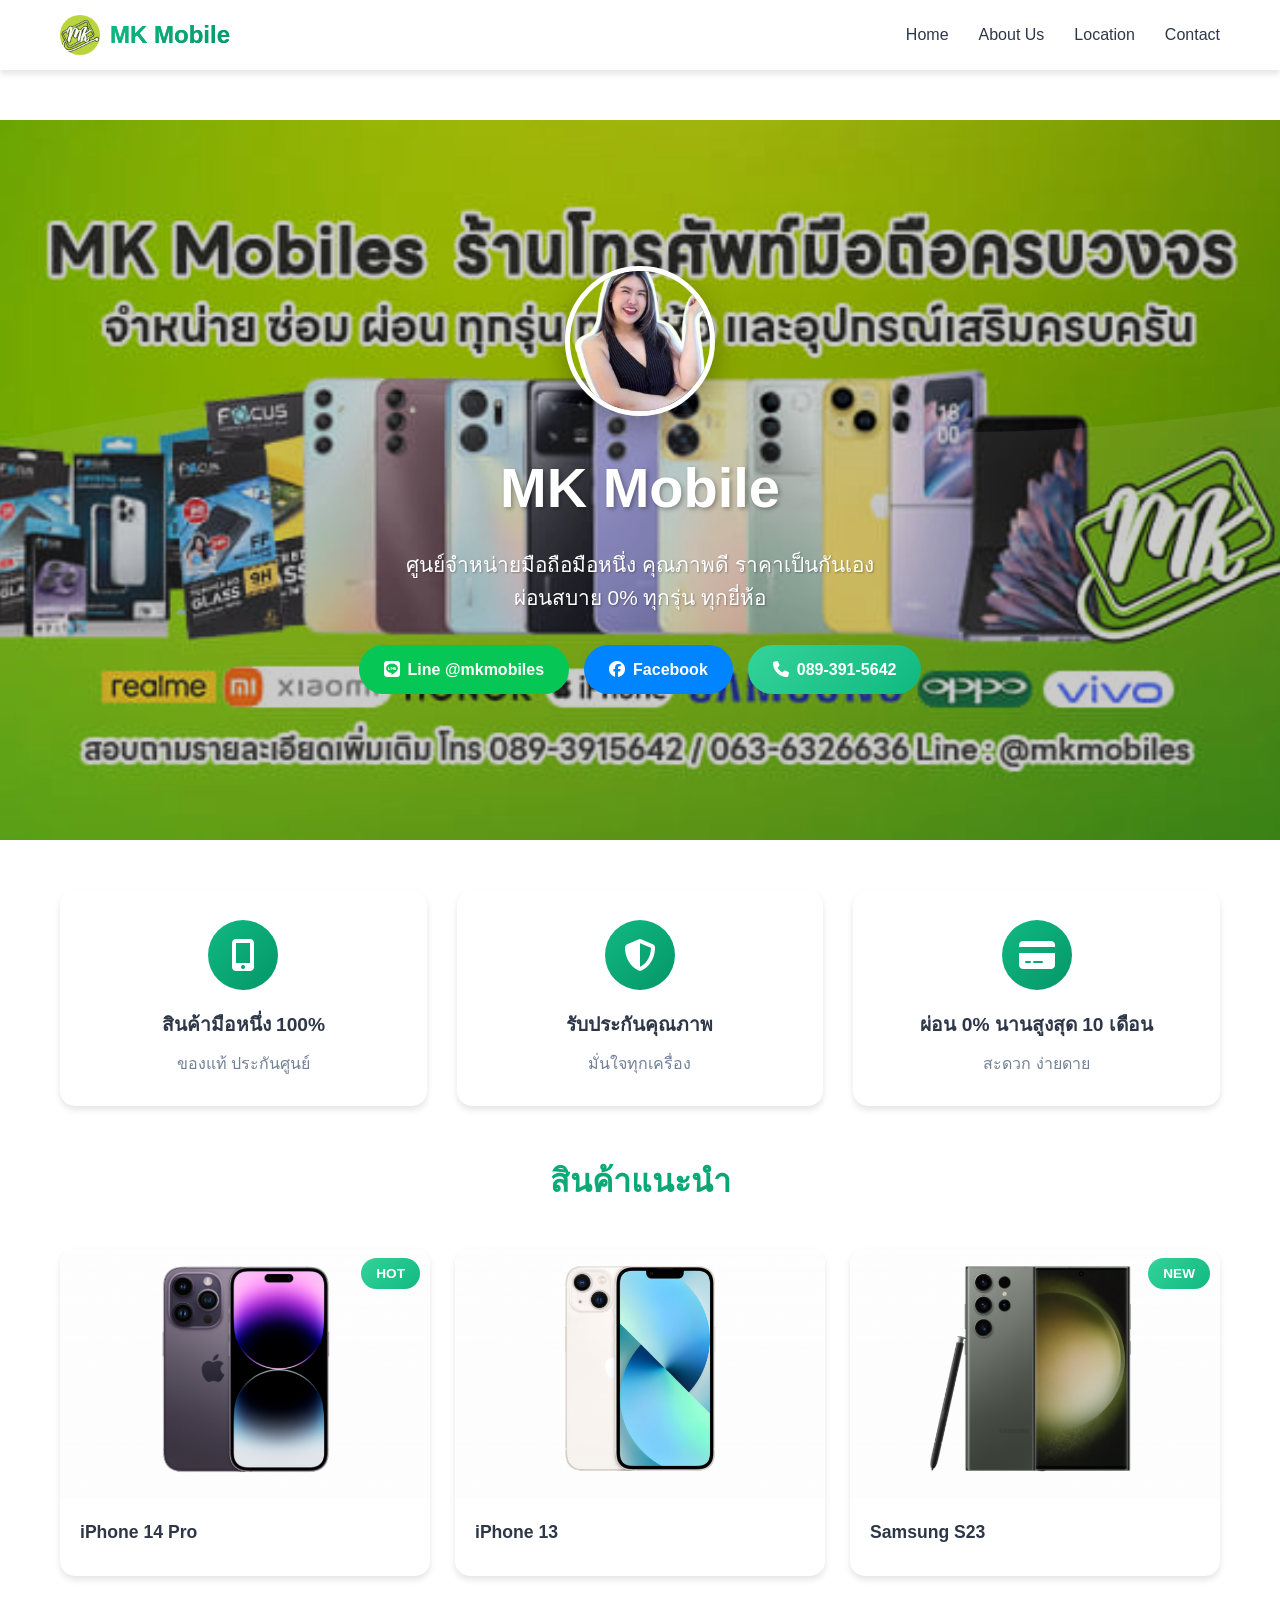
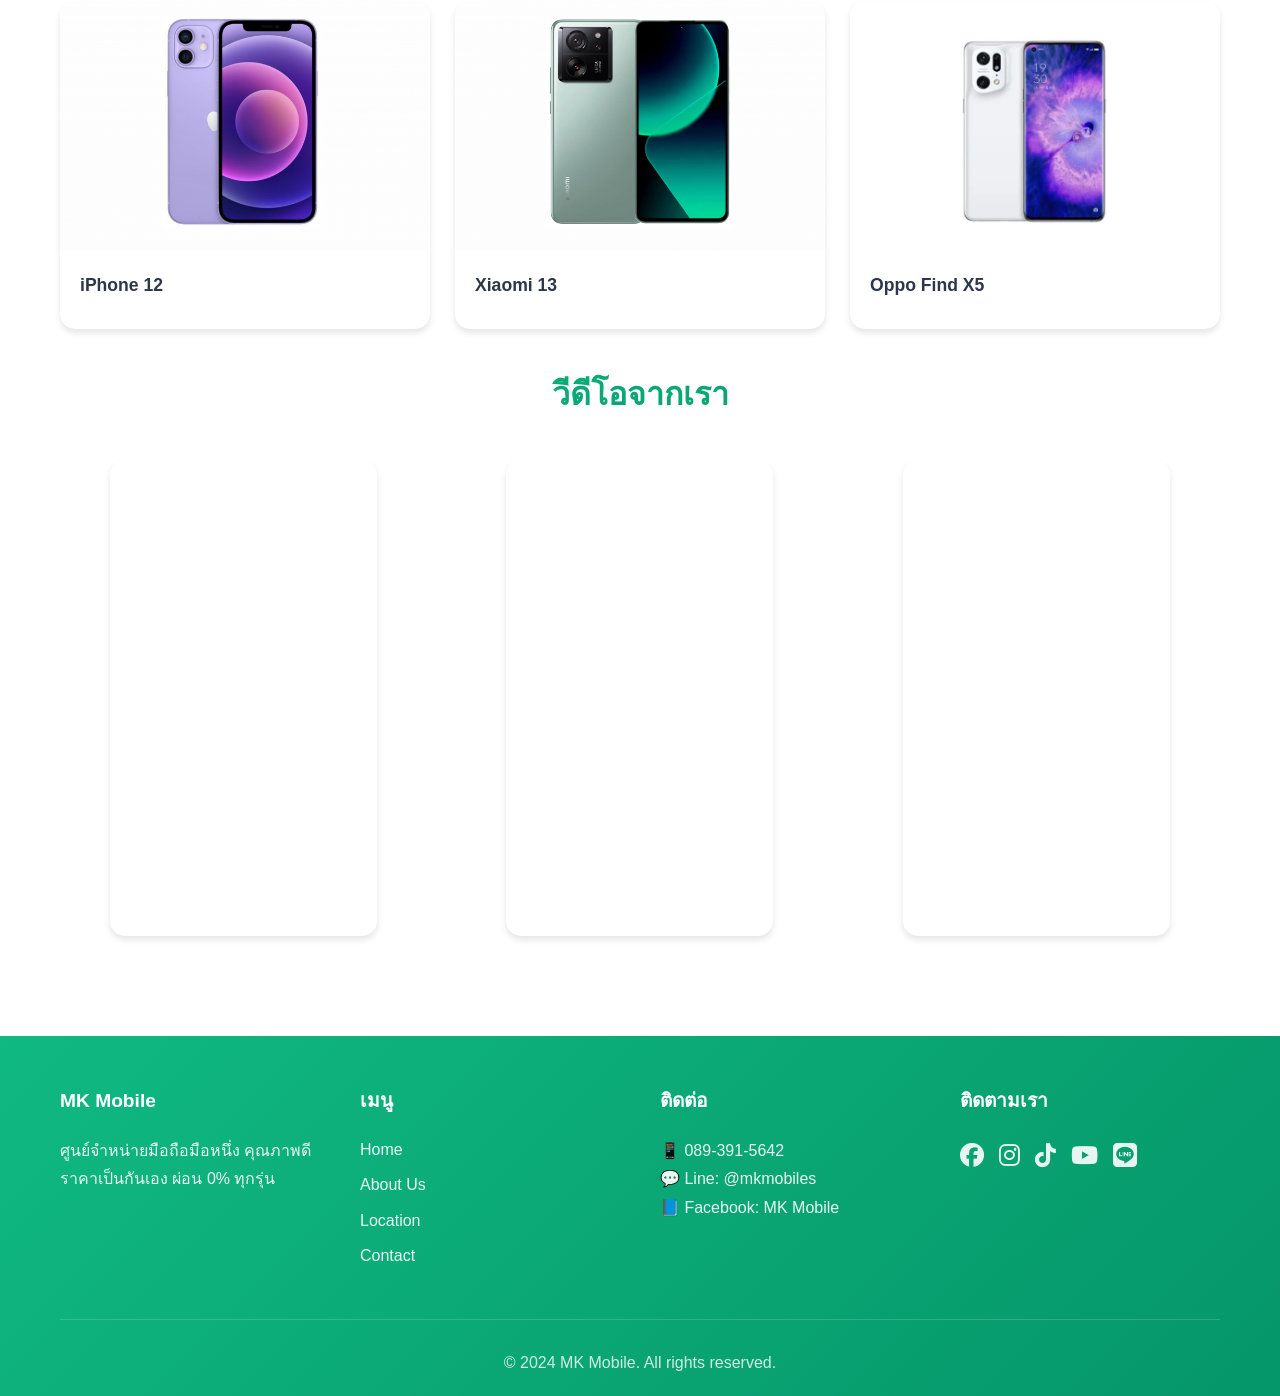
<file: index.html>
<!doctype html>
<html lang="th">
  <head>
    <meta charset="UTF-8" />
    <meta name="viewport" content="width=device-width, initial-scale=1.0" />
    <title>MK Mobile - ศูนย์จำหน่ายมือถือมือหนึ่ง</title>
    <link rel="stylesheet" href="style.css" />
    <link rel="icon" type="image/jpeg" href="./img/logo.jpg" />
    <link
      rel="stylesheet"
      href="https://cdnjs.cloudflare.com/ajax/libs/font-awesome/6.4.0/css/all.min.css"
    />
  </head>
  <body>
    <!-- Navigation -->
    <nav class="navbar">
      <div class="nav-container">
        <div class="logo">
          <img src="./img/logo.jpg" alt="MK Mobile Logo" class="logo-img" />
          <span>MK Mobile</span>
        </div>
        <button class="nav-toggle" id="navToggle">
          <span></span>
          <span></span>
          <span></span>
        </button>
        <ul class="nav-menu" id="navMenu">
          <li><a href="index.html" class="nav-link active">Home</a></li>
          <li><a href="about.html" class="nav-link">About Us</a></li>
          <li><a href="location.html" class="nav-link">Location</a></li>
          <li><a href="contact.html" class="nav-link">Contact</a></li>
        </ul>
      </div>
    </nav>

    <!-- Home Section -->
    <section id="home" class="section home-section">
      <!-- Hero Banner with Background Image -->
      <div class="hero-banner" style="background-image: url('./img/banner.jpg');">
        <div class="hero-overlay"></div>
        <div class="hero-content">
          <div class="profile-container">
            <img src="./img/profile.png" alt="MK Mobile Profile" class="profile-image" />
          </div>
          <h1 class="hero-title">MK Mobile</h1>
          <p class="hero-subtitle">
            ศูนย์จำหน่ายมือถือมือหนึ่ง คุณภาพดี ราคาเป็นกันเอง<br/>
            ผ่อนสบาย 0% ทุกรุ่น ทุกยี่ห้อ
          </p>
          <div class="hero-buttons">
            <a
              href="https://line.me/R/ti/p/@mkmobiles"
              class="btn btn-line"
              target="_blank"
            >
              <i class="fab fa-line"></i> Line @mkmobiles
            </a>
            <a
              href="https://www.facebook.com/mkmobilemkmobiles"
              class="btn btn-messenger"
              target="_blank"
            >
              <i class="fab fa-facebook"></i> Facebook
            </a>
            <a href="tel:0893915642" class="btn btn-phone">
              <i class="fas fa-phone"></i> 089-391-5642
            </a>
          </div>
        </div>
      </div>

      <!-- Store Highlights -->
      <div class="container">
        <div class="store-highlights">
          <div class="highlight-card">
            <div class="highlight-icon">
              <i class="fas fa-mobile-alt"></i>
            </div>
            <h3>สินค้ามือหนึ่ง 100%</h3>
            <p>ของแท้ ประกันศูนย์</p>
          </div>
          <div class="highlight-card">
            <div class="highlight-icon">
              <i class="fas fa-shield-alt"></i>
            </div>
            <h3>รับประกันคุณภาพ</h3>
            <p>มั่นใจทุกเครื่อง</p>
          </div>
          <div class="highlight-card">
            <div class="highlight-icon">
              <i class="fas fa-credit-card"></i>
            </div>
            <h3>ผ่อน 0% นานสูงสุด 10 เดือน</h3>
            <p>สะดวก ง่ายดาย</p>
          </div>
        </div>
      </div>

      <!-- Products Showcase -->
      <div class="container">
        <h2 class="section-title">สินค้าแนะนำ</h2>
        <div class="products-grid">
          <div class="product-card">
            <div class="product-image">
              <img src="./img/14pro.png" alt="iPhone 14 Pro" />
              <span class="product-badge">HOT</span>
            </div>
            <div class="product-info">
              <h3>iPhone 14 Pro</h3>
            </div>
          </div>
          <div class="product-card">
            <div class="product-image">
              <img src="./img/iphone13.png" alt="iPhone 13" />
            </div>
            <div class="product-info">
              <h3>iPhone 13</h3>
            </div>
          </div>
          <div class="product-card">
            <div class="product-image">
              <img src="./img/s23.png" alt="Samsung S23" />
              <span class="product-badge">NEW</span>
            </div>
            <div class="product-info">
              <h3>Samsung S23</h3>
            </div>
          </div>
          <div class="product-card">
            <div class="product-image">
              <img src="./img/iphone12.png" alt="iPhone 12" />
            </div>
            <div class="product-info">
              <h3>iPhone 12</h3>
            </div>
          </div>
          <div class="product-card">
            <div class="product-image">
              <img src="./img/x13.png" alt="Xiaomi 13" />
            </div>
            <div class="product-info">
              <h3>Xiaomi 13</h3>
            </div>
          </div>
          <div class="product-card">
            <div class="product-image">
              <img src="./img/oppo.jpg" alt="Oppo Find X5" />
            </div>
            <div class="product-info">
              <h3>Oppo Find X5</h3>
            </div>
          </div>
        </div>
      </div>

      <!-- Video Section -->
      <div class="container">
        <h2 class="section-title">วีดีโอจากเรา</h2>
        <div class="video-grid">
          <div class="video-card">
            <iframe src="https://www.facebook.com/plugins/video.php?height=476&href=https%3A%2F%2Fwww.facebook.com%2Freel%2F1497253278039320%2F&show_text=false&width=267&t=0" width="267" height="476" style="border:none;overflow:hidden" scrolling="no" frameborder="0" allowfullscreen="true" allow="autoplay; clipboard-write; encrypted-media; picture-in-picture; web-share" allowFullScreen="true"></iframe>
          </div>
          <div class="video-card">
            <iframe src="https://www.facebook.com/plugins/video.php?height=476&href=https%3A%2F%2Fwww.facebook.com%2Freel%2F1643980576560310%2F&show_text=false&width=267&t=0" width="267" height="476" style="border:none;overflow:hidden" scrolling="no" frameborder="0" allowfullscreen="true" allow="autoplay; clipboard-write; encrypted-media; picture-in-picture; web-share" allowFullScreen="true"></iframe>
          </div>
          <div class="video-card">
            <iframe src="https://www.facebook.com/plugins/video.php?height=476&href=https%3A%2F%2Fwww.facebook.com%2Freel%2F963579109124351%2F&show_text=false&width=267&t=0" width="267" height="476" style="border:none;overflow:hidden" scrolling="no" frameborder="0" allowfullscreen="true" allow="autoplay; clipboard-write; encrypted-media; picture-in-picture; web-share" allowFullScreen="true"></iframe>
          </div>
        </div>
      </div>
    </section>

    <!-- Floating Action Buttons -->
    <div class="floating-actions">
      <a href="https://line.me/R/ti/p/@mkmobiles" target="_blank" class="fab-btn fab-line">
        <i class="fab fa-line"></i>
      </a>
      <a href="tel:0893915642" class="fab-btn fab-phone">
        <i class="fas fa-phone"></i>
      </a>
    </div>

    <!-- Footer -->
    <footer class="footer">
      <div class="container">
        <div class="footer-content">
          <div class="footer-section">
            <h4>MK Mobile</h4>
            <p>ศูนย์จำหน่ายมือถือมือหนึ่ง คุณภาพดี ราคาเป็นกันเอง ผ่อน 0% ทุกรุ่น</p>
          </div>
          <div class="footer-section">
            <h4>เมนู</h4>
            <ul>
              <li><a href="index.html">Home</a></li>
              <li><a href="about.html">About Us</a></li>
              <li><a href="location.html">Location</a></li>
              <li><a href="contact.html">Contact</a></li>
            </ul>
          </div>
          <div class="footer-section">
            <h4>ติดต่อ</h4>
            <p>📱 089-391-5642</p>
            <p>💬 Line: @mkmobiles</p>
            <p>📘 Facebook: MK Mobile</p>
          </div>
          <div class="footer-section">
            <h4>ติดตามเรา</h4>
            <div class="footer-social">
              <a href="https://www.facebook.com/mkmobilemkmobiles" target="_blank"><i class="fab fa-facebook"></i></a>
              <a href="https://www.instagram.com/mkmobile.official" target="_blank"><i class="fab fa-instagram"></i></a>
              <a href="https://www.tiktok.com/@mkmobiles.official" target="_blank"><i class="fab fa-tiktok"></i></a>
              <a href="https://www.youtube.com/@mkmobile.official" target="_blank"><i class="fab fa-youtube"></i></a>
              <a href="https://line.me/R/ti/p/@mkmobiles" target="_blank"><i class="fab fa-line"></i></a>
            </div>
          </div>
        </div>
        <div class="footer-bottom">
          <p>&copy; 2024 MK Mobile. All rights reserved.</p>
        </div>
      </div>
    </footer>
    
    <script src="script.js"></script>
  </body>
</html>
</file>
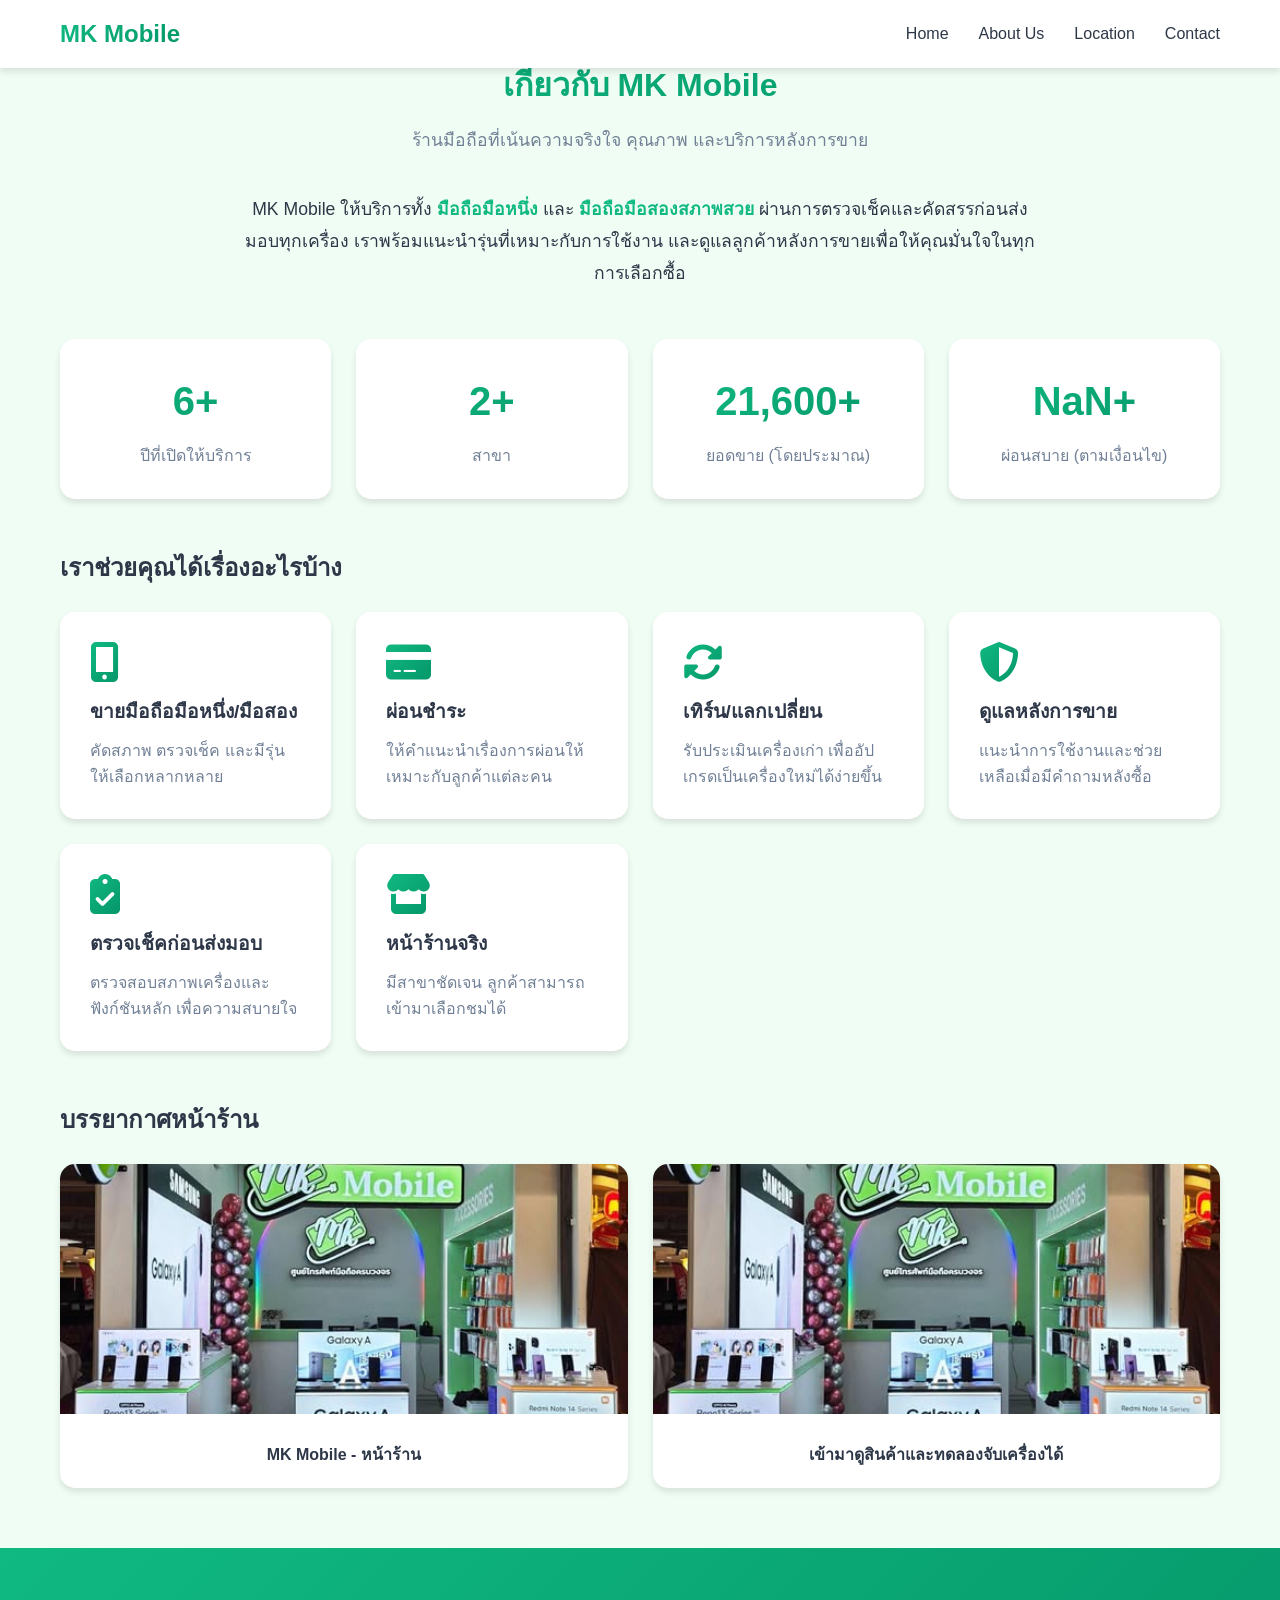
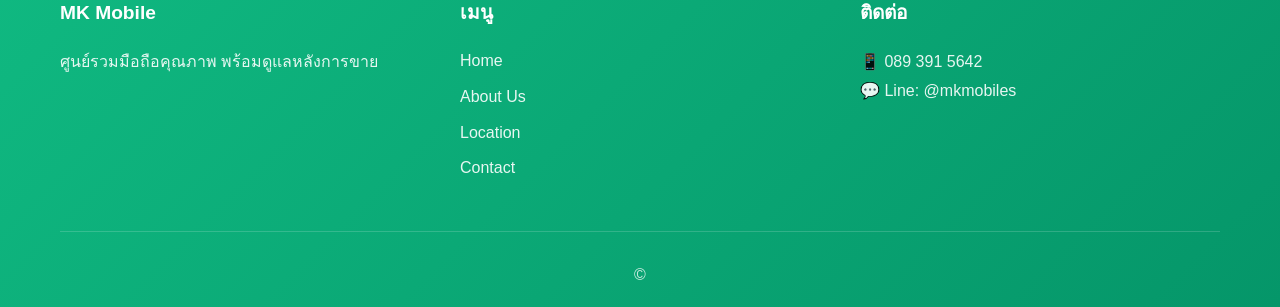
<file: about.html>
<!doctype html>
<html lang="th">
  <head>
    <meta charset="UTF-8" />
    <meta name="viewport" content="width=device-width, initial-scale=1.0" />
    <title>About Us - MK Mobile</title>
    <link rel="stylesheet" href="style.css" />
    <link
      rel="stylesheet"
      href="https://cdnjs.cloudflare.com/ajax/libs/font-awesome/6.4.0/css/all.min.css"
    />
  </head>
  <body>
    <nav class="navbar">
      <div class="nav-container">
        <div class="logo">MK Mobile</div>
        <button class="nav-toggle" id="navToggle">
          <span></span>
          <span></span>
          <span></span>
        </button>
        <ul class="nav-menu" id="navMenu">
          <li><a href="index.html" class="nav-link">Home</a></li>
          <li><a href="about.html" class="nav-link active">About Us</a></li>
          <li><a href="location.html" class="nav-link">Location</a></li>
          <li><a href="contact.html" class="nav-link">Contact</a></li>
        </ul>
      </div>
    </nav>

    <section class="section about-section page-top">
      <div class="container">
        <h2 class="section-title">เกี่ยวกับ MK Mobile</h2>
        <p class="section-subtitle">ร้านมือถือที่เน้นความจริงใจ คุณภาพ และบริการหลังการขาย</p>

        <div class="about-intro">
          <p>
            MK Mobile ให้บริการทั้ง <strong>มือถือมือหนึ่ง</strong> และ <strong>มือถือมือสองสภาพสวย</strong>
            ผ่านการตรวจเช็คและคัดสรรก่อนส่งมอบทุกเครื่อง เราพร้อมแนะนำรุ่นที่เหมาะกับการใช้งาน
            และดูแลลูกค้าหลังการขายเพื่อให้คุณมั่นใจในทุกการเลือกซื้อ
          </p>
        </div>

        <div class="stats-grid">
          <div class="stat-card">
            <div class="stat-number">8+</div>
            <div class="stat-label">ปีที่เปิดให้บริการ</div>
          </div>
          <div class="stat-card">
            <div class="stat-number">2</div>
            <div class="stat-label">สาขา</div>
          </div>
          <div class="stat-card">
            <div class="stat-number">30,000+</div>
            <div class="stat-label">ยอดขาย (โดยประมาณ)</div>
          </div>
          <div class="stat-card">
            <div class="stat-number">0%</div>
            <div class="stat-label">ผ่อนสบาย (ตามเงื่อนไข)</div>
          </div>
        </div>

        <div class="services-section">
          <h3 class="subsection-title">เราช่วยคุณได้เรื่องอะไรบ้าง</h3>
          <div class="services-grid">
            <div class="service-card">
              <i class="fas fa-mobile-alt"></i>
              <h4>ขายมือถือมือหนึ่ง/มือสอง</h4>
              <p>คัดสภาพ ตรวจเช็ค และมีรุ่นให้เลือกหลากหลาย</p>
            </div>
            <div class="service-card">
              <i class="fas fa-credit-card"></i>
              <h4>ผ่อนชำระ</h4>
              <p>ให้คำแนะนำเรื่องการผ่อนให้เหมาะกับลูกค้าแต่ละคน</p>
            </div>
            <div class="service-card">
              <i class="fas fa-sync-alt"></i>
              <h4>เทิร์น/แลกเปลี่ยน</h4>
              <p>รับประเมินเครื่องเก่า เพื่ออัปเกรดเป็นเครื่องใหม่ได้ง่ายขึ้น</p>
            </div>
            <div class="service-card">
              <i class="fas fa-shield-alt"></i>
              <h4>ดูแลหลังการขาย</h4>
              <p>แนะนำการใช้งานและช่วยเหลือเมื่อมีคำถามหลังซื้อ</p>
            </div>
            <div class="service-card">
              <i class="fas fa-clipboard-check"></i>
              <h4>ตรวจเช็คก่อนส่งมอบ</h4>
              <p>ตรวจสอบสภาพเครื่องและฟังก์ชันหลัก เพื่อความสบายใจ</p>
            </div>
            <div class="service-card">
              <i class="fas fa-store"></i>
              <h4>หน้าร้านจริง</h4>
              <p>มีสาขาชัดเจน ลูกค้าสามารถเข้ามาเลือกชมได้</p>
            </div>
          </div>
        </div>

        <div class="branch-preview">
          <h3 class="subsection-title">บรรยากาศหน้าร้าน</h3>
          <div class="branch-images">
            <div class="branch-image-card">
              <img src="./img/shop1.jpg" alt="หน้าร้าน MK Mobile" />
              <p>MK Mobile - หน้าร้าน</p>
            </div>
            <div class="branch-image-card">
              <img src="./img/shop1.jpg" alt="หน้าร้าน MK Mobile" />
              <p>เข้ามาดูสินค้าและทดลองจับเครื่องได้</p>
            </div>
          </div>
        </div>
      </div>
    </section>

    <div class="floating-actions">
      <a href="https://line.me/R/ti/p/@mkmobiles" target="_blank" class="fab-btn fab-line">
        <i class="fab fa-line"></i>
      </a>
      <a href="tel:0893915642" class="fab-btn fab-phone">
        <i class="fas fa-phone"></i>
      </a>
    </div>

    <footer class="footer">
      <div class="container">
        <div class="footer-content">
          <div class="footer-section">
            <h4>MK Mobile</h4>
            <p>ศูนย์รวมมือถือคุณภาพ พร้อมดูแลหลังการขาย</p>
          </div>
          <div class="footer-section">
            <h4>เมนู</h4>
            <ul>
              <li><a href="index.html">Home</a></li>
              <li><a href="about.html">About Us</a></li>
              <li><a href="location.html">Location</a></li>
              <li><a href="contact.html">Contact</a></li>
            </ul>
          </div>
          <div class="footer-section">
            <h4>ติดต่อ</h4>
            <p>📱 089 391 5642</p>
            <p>💬 Line: @mkmobiles</p>
          </div>
        </div>
        <div class="footer-bottom">
          <p>&copy;</p>
        </div>
      </div>
    </footer>

    <script src="script.js"></script>
  </body>
</html>
</file>
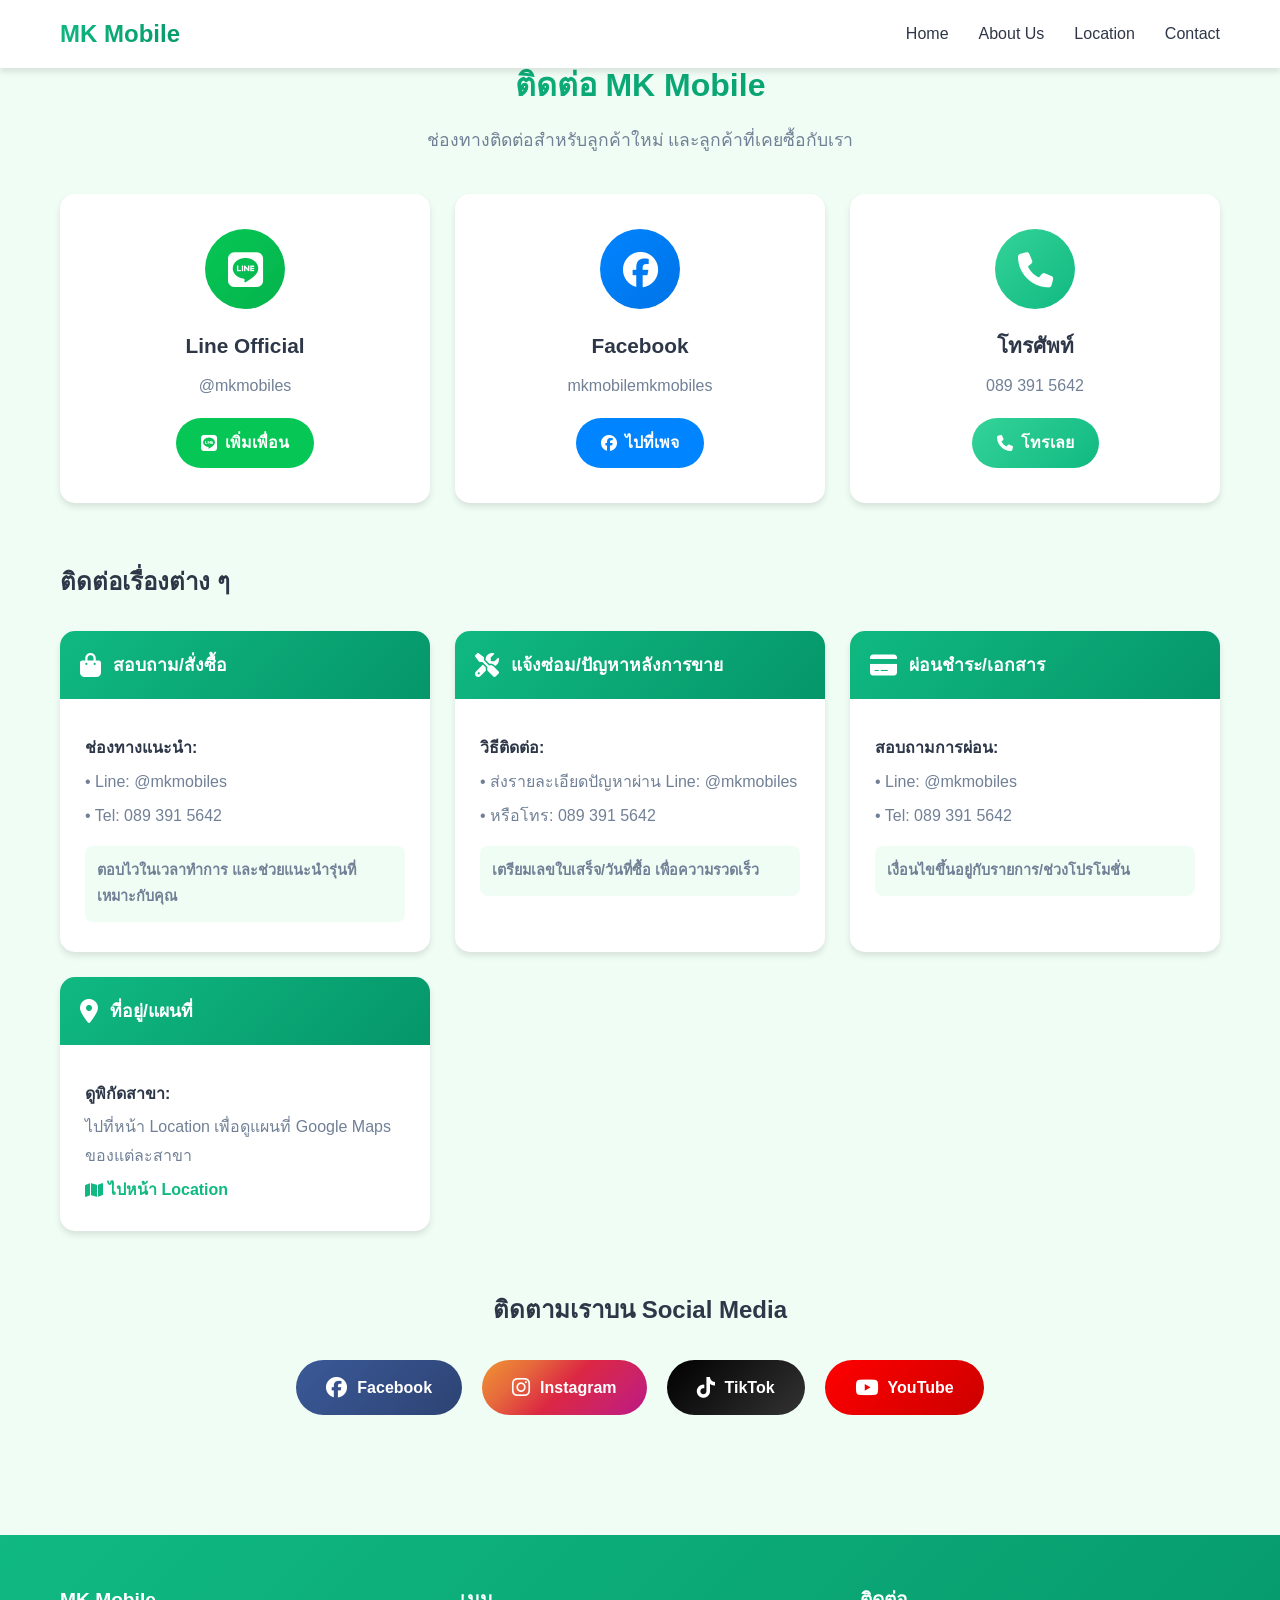
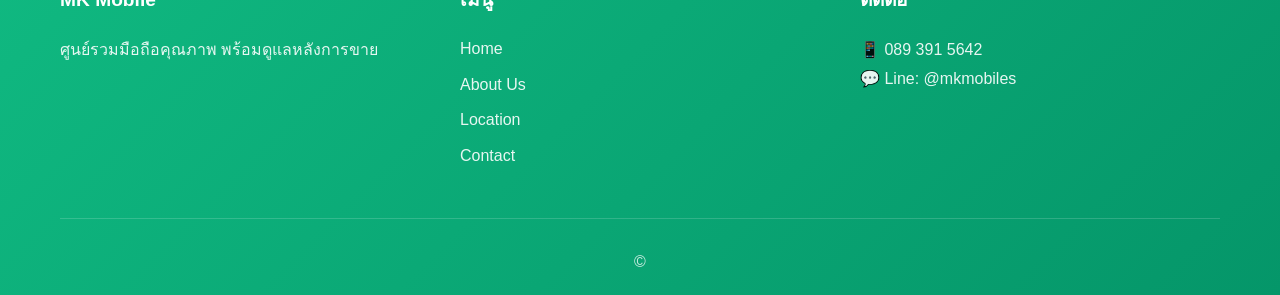
<file: contact.html>
<!doctype html>
<html lang="th">
  <head>
    <meta charset="UTF-8" />
    <meta name="viewport" content="width=device-width, initial-scale=1.0" />
    <title>Contact - MK Mobile</title>
    <link rel="stylesheet" href="style.css" />
    <link
      rel="stylesheet"
      href="https://cdnjs.cloudflare.com/ajax/libs/font-awesome/6.4.0/css/all.min.css"
    />
  </head>
  <body>
    <nav class="navbar">
      <div class="nav-container">
        <div class="logo">MK Mobile</div>
        <button class="nav-toggle" id="navToggle">
          <span></span>
          <span></span>
          <span></span>
        </button>
        <ul class="nav-menu" id="navMenu">
          <li><a href="index.html" class="nav-link">Home</a></li>
          <li><a href="about.html" class="nav-link">About Us</a></li>
          <li><a href="location.html" class="nav-link">Location</a></li>
          <li><a href="contact.html" class="nav-link active">Contact</a></li>
        </ul>
      </div>
    </nav>

    <section class="section contact-section page-top">
      <div class="container">
        <h2 class="section-title">ติดต่อ MK Mobile</h2>
        <p class="section-subtitle">ช่องทางติดต่อสำหรับลูกค้าใหม่ และลูกค้าที่เคยซื้อกับเรา</p>

        <div class="contact-methods">
          <div class="contact-card">
            <div class="contact-icon line-color">
              <i class="fab fa-line"></i>
            </div>
            <h3>Line Official</h3>
            <p>@mkmobiles</p>
            <a
              href="https://line.me/R/ti/p/@mkmobiles"
              target="_blank"
              class="btn btn-line"
            >
              <i class="fab fa-line"></i> เพิ่มเพื่อน
            </a>
          </div>

          <div class="contact-card">
            <div class="contact-icon messenger-color">
              <i class="fab fa-facebook"></i>
            </div>
            <h3>Facebook</h3>
            <p>mkmobilemkmobiles</p>
            <a
              href="https://www.facebook.com/mkmobilemkmobiles"
              target="_blank"
              class="btn btn-messenger"
            >
              <i class="fab fa-facebook"></i> ไปที่เพจ
            </a>
          </div>

          <div class="contact-card">
            <div class="contact-icon phone-color">
              <i class="fas fa-phone"></i>
            </div>
            <h3>โทรศัพท์</h3>
            <p>089 391 5642</p>
            <a href="tel:0893915642" class="btn btn-phone">
              <i class="fas fa-phone"></i> โทรเลย
            </a>
          </div>
        </div>

        <div class="contact-details-section">
          <h3 class="subsection-title">ติดต่อเรื่องต่าง ๆ</h3>

          <div class="contact-info-grid">
            <div class="info-card">
              <div class="info-header">
                <i class="fas fa-shopping-bag"></i>
                <h4>สอบถาม/สั่งซื้อ</h4>
              </div>
              <div class="info-content">
                <p><strong>ช่องทางแนะนำ:</strong></p>
                <p>• Line: @mkmobiles</p>
                <p>• Tel: 089 391 5642</p>
                <p class="info-note">ตอบไวในเวลาทำการ และช่วยแนะนำรุ่นที่เหมาะกับคุณ</p>
              </div>
            </div>

            <div class="info-card">
              <div class="info-header">
                <i class="fas fa-tools"></i>
                <h4>แจ้งซ่อม/ปัญหาหลังการขาย</h4>
              </div>
              <div class="info-content">
                <p><strong>วิธีติดต่อ:</strong></p>
                <p>• ส่งรายละเอียดปัญหาผ่าน Line: @mkmobiles</p>
                <p>• หรือโทร: 089 391 5642</p>
                <p class="info-note">เตรียมเลขใบเสร็จ/วันที่ซื้อ เพื่อความรวดเร็ว</p>
              </div>
            </div>

            <div class="info-card">
              <div class="info-header">
                <i class="fas fa-credit-card"></i>
                <h4>ผ่อนชำระ/เอกสาร</h4>
              </div>
              <div class="info-content">
                <p><strong>สอบถามการผ่อน:</strong></p>
                <p>• Line: @mkmobiles</p>
                <p>• Tel: 089 391 5642</p>
                <p class="info-note">เงื่อนไขขึ้นอยู่กับรายการ/ช่วงโปรโมชั่น</p>
              </div>
            </div>

            <div class="info-card">
              <div class="info-header">
                <i class="fas fa-map-marker-alt"></i>
                <h4>ที่อยู่/แผนที่</h4>
              </div>
              <div class="info-content">
                <p><strong>ดูพิกัดสาขา:</strong></p>
                <p>ไปที่หน้า Location เพื่อดูแผนที่ Google Maps ของแต่ละสาขา</p>
                <a href="location.html" class="btn-link">
                  <i class="fas fa-map"></i> ไปหน้า Location
                </a>
              </div>
            </div>
          </div>
        </div>

        <div class="social-section">
          <h3 class="subsection-title">ติดตามเราบน Social Media</h3>
          <div class="social-links">
            <a
              href="https://www.facebook.com/mkmobilemkmobiles"
              target="_blank"
              class="social-btn facebook"
            >
              <i class="fab fa-facebook"></i>
              <span>Facebook</span>
            </a>
            <a
              href="https://www.instagram.com/mkmobile.official"
              target="_blank"
              class="social-btn instagram"
            >
              <i class="fab fa-instagram"></i>
              <span>Instagram</span>
            </a>
            <a
              href="https://www.tiktok.com/@mkmobiles.official?is_from_webapp=1&sender_device=pc"
              target="_blank"
              class="social-btn tiktok"
            >
              <i class="fab fa-tiktok"></i>
              <span>TikTok</span>
            </a>
            <a
              href="https://www.youtube.com/@mkmobile.official"
              target="_blank"
              class="social-btn youtube"
            >
              <i class="fab fa-youtube"></i>
              <span>YouTube</span>
            </a>
          </div>
        </div>
      </div>
    </section>

    <div class="floating-actions">
      <a href="https://line.me/R/ti/p/@mkmobiles" target="_blank" class="fab-btn fab-line">
        <i class="fab fa-line"></i>
      </a>
      <a href="tel:0893915642" class="fab-btn fab-phone">
        <i class="fas fa-phone"></i>
      </a>
    </div>

    <footer class="footer">
      <div class="container">
        <div class="footer-content">
          <div class="footer-section">
            <h4>MK Mobile</h4>
            <p>ศูนย์รวมมือถือคุณภาพ พร้อมดูแลหลังการขาย</p>
          </div>
          <div class="footer-section">
            <h4>เมนู</h4>
            <ul>
              <li><a href="index.html">Home</a></li>
              <li><a href="about.html">About Us</a></li>
              <li><a href="location.html">Location</a></li>
              <li><a href="contact.html">Contact</a></li>
            </ul>
          </div>
          <div class="footer-section">
            <h4>ติดต่อ</h4>
            <p>📱 089 391 5642</p>
            <p>💬 Line: @mkmobiles</p>
          </div>
        </div>
        <div class="footer-bottom">
          <p>&copy;</p>
        </div>
      </div>
    </footer>

    <script src="script.js"></script>
  </body>
</html>
</file>
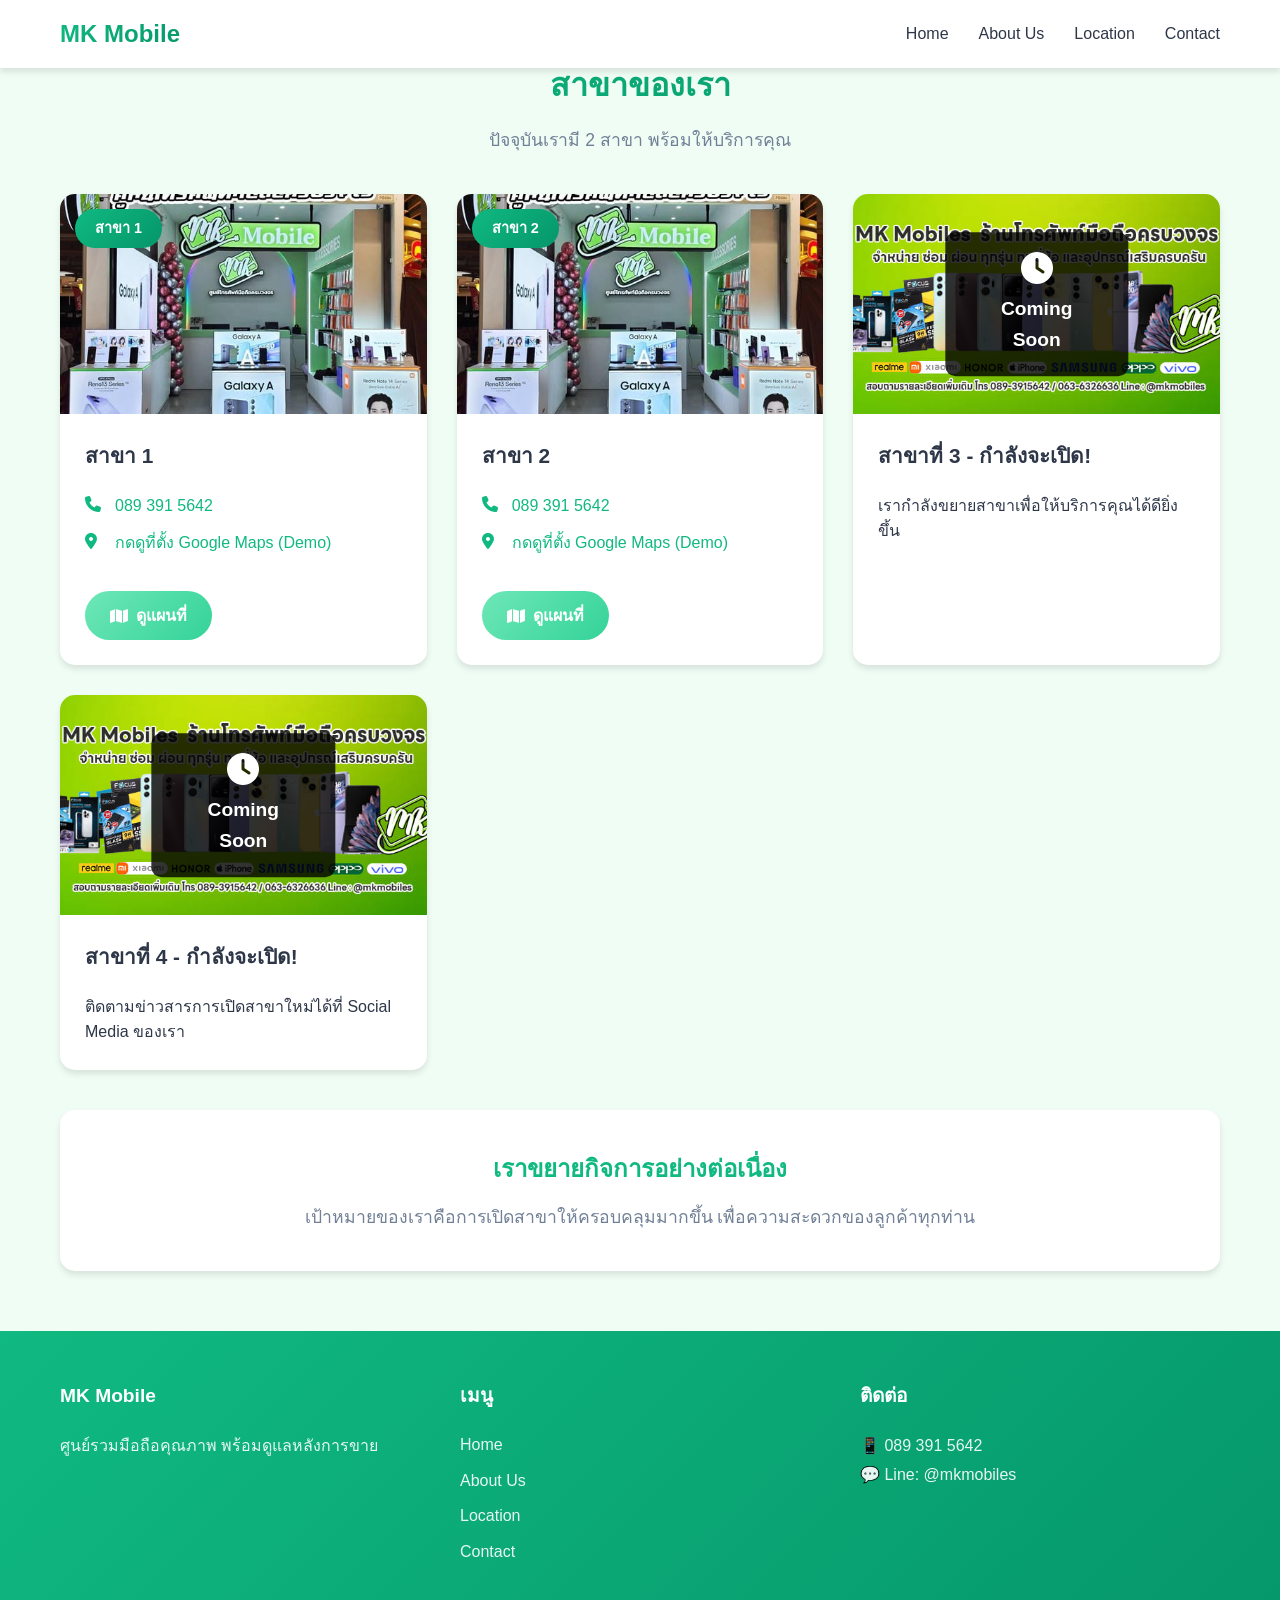
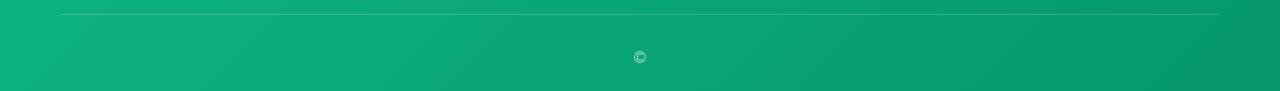
<file: location.html>
<!doctype html>
<html lang="th">
  <head>
    <meta charset="UTF-8" />
    <meta name="viewport" content="width=device-width, initial-scale=1.0" />
    <title>Location - MK Mobile</title>
    <link rel="stylesheet" href="style.css" />
    <link
      rel="stylesheet"
      href="https://cdnjs.cloudflare.com/ajax/libs/font-awesome/6.4.0/css/all.min.css"
    />
  </head>
  <body>
    <nav class="navbar">
      <div class="nav-container">
        <div class="logo">MK Mobile</div>
        <button class="nav-toggle" id="navToggle">
          <span></span>
          <span></span>
          <span></span>
        </button>
        <ul class="nav-menu" id="navMenu">
          <li><a href="index.html" class="nav-link">Home</a></li>
          <li><a href="about.html" class="nav-link">About Us</a></li>
          <li><a href="location.html" class="nav-link active">Location</a></li>
          <li><a href="contact.html" class="nav-link">Contact</a></li>
        </ul>
      </div>
    </nav>

    <section class="section location-section page-top">
      <div class="container">
        <h2 class="section-title">สาขาของเรา</h2>
        <p class="section-subtitle">ปัจจุบันเรามี 2 สาขา พร้อมให้บริการคุณ</p>

        <div class="locations-grid">
          <div class="location-card">
            <div class="location-image">
              <img src="./img/shop1.jpg" alt="สาขา 1" />
              <div class="location-badge">สาขา 1</div>
            </div>
            <div class="location-info">
              <h3>สาขา 1</h3>
              <div class="location-details">
                <div class="detail-item">
                  <i class="fas fa-phone"></i>
                  <a href="tel:0893915642">089 391 5642</a>
                </div>
                <div class="detail-item">
                  <i class="fas fa-map-marker-alt"></i>
                  <a
                    href="https://maps.google.com/?q=13.7563,100.5018"
                    target="_blank"
                    >กดดูที่ตั้ง Google Maps (Demo)</a
                  >
                </div>
              </div>
              <a
                href="https://maps.google.com/?q=13.7563,100.5018"
                target="_blank"
                class="btn btn-map"
              >
                <i class="fas fa-map"></i> ดูแผนที่
              </a>
            </div>
          </div>

          <div class="location-card">
            <div class="location-image">
              <img src="./img/shop1.jpg" alt="สาขา 2" />
              <div class="location-badge">สาขา 2</div>
            </div>
            <div class="location-info">
              <h3>สาขา 2</h3>
              <div class="location-details">
                <div class="detail-item">
                  <i class="fas fa-phone"></i>
                  <a href="tel:0893915642">089 391 5642</a>
                </div>
                <div class="detail-item">
                  <i class="fas fa-map-marker-alt"></i>
                  <a
                    href="https://maps.google.com/?q=13.7563,100.5618"
                    target="_blank"
                    >กดดูที่ตั้ง Google Maps (Demo)</a
                  >
                </div>
              </div>
              <a
                href="https://maps.google.com/?q=13.7563,100.5618"
                target="_blank"
                class="btn btn-map"
              >
                <i class="fas fa-map"></i> ดูแผนที่
              </a>
            </div>
          </div>

          <div class="location-card coming-soon">
            <div class="location-image">
              <img src="./img/banner.jpg" alt="Coming Soon" />
              <div class="coming-soon-badge">
                <i class="fas fa-clock"></i>
                <span>Coming Soon</span>
              </div>
            </div>
            <div class="location-info">
              <h3>สาขาที่ 3 - กำลังจะเปิด!</h3>
              <p>เรากำลังขยายสาขาเพื่อให้บริการคุณได้ดียิ่งขึ้น</p>
            </div>
          </div>

          <div class="location-card coming-soon">
            <div class="location-image">
              <img src="./img/banner.jpg" alt="Coming Soon" />
              <div class="coming-soon-badge">
                <i class="fas fa-clock"></i>
                <span>Coming Soon</span>
              </div>
            </div>
            <div class="location-info">
              <h3>สาขาที่ 4 - กำลังจะเปิด!</h3>
              <p>ติดตามข่าวสารการเปิดสาขาใหม่ได้ที่ Social Media ของเรา</p>
            </div>
          </div>
        </div>

        <div class="expansion-info">
          <h3>เราขยายกิจการอย่างต่อเนื่อง</h3>
          <p>เป้าหมายของเราคือการเปิดสาขาให้ครอบคลุมมากขึ้น เพื่อความสะดวกของลูกค้าทุกท่าน</p>
        </div>
      </div>
    </section>

    <div class="floating-actions">
      <a href="https://line.me/R/ti/p/@mkmobiles" target="_blank" class="fab-btn fab-line">
        <i class="fab fa-line"></i>
      </a>
      <a href="tel:0893915642" class="fab-btn fab-phone">
        <i class="fas fa-phone"></i>
      </a>
    </div>

    <footer class="footer">
      <div class="container">
        <div class="footer-content">
          <div class="footer-section">
            <h4>MK Mobile</h4>
            <p>ศูนย์รวมมือถือคุณภาพ พร้อมดูแลหลังการขาย</p>
          </div>
          <div class="footer-section">
            <h4>เมนู</h4>
            <ul>
              <li><a href="index.html">Home</a></li>
              <li><a href="about.html">About Us</a></li>
              <li><a href="location.html">Location</a></li>
              <li><a href="contact.html">Contact</a></li>
            </ul>
          </div>
          <div class="footer-section">
            <h4>ติดต่อ</h4>
            <p>📱 089 391 5642</p>
            <p>💬 Line: @mkmobiles</p>
          </div>
        </div>
        <div class="footer-bottom">
          <p>&copy;</p>
        </div>
      </div>
    </footer>

    <script src="script.js"></script>
  </body>
</html>
</file>
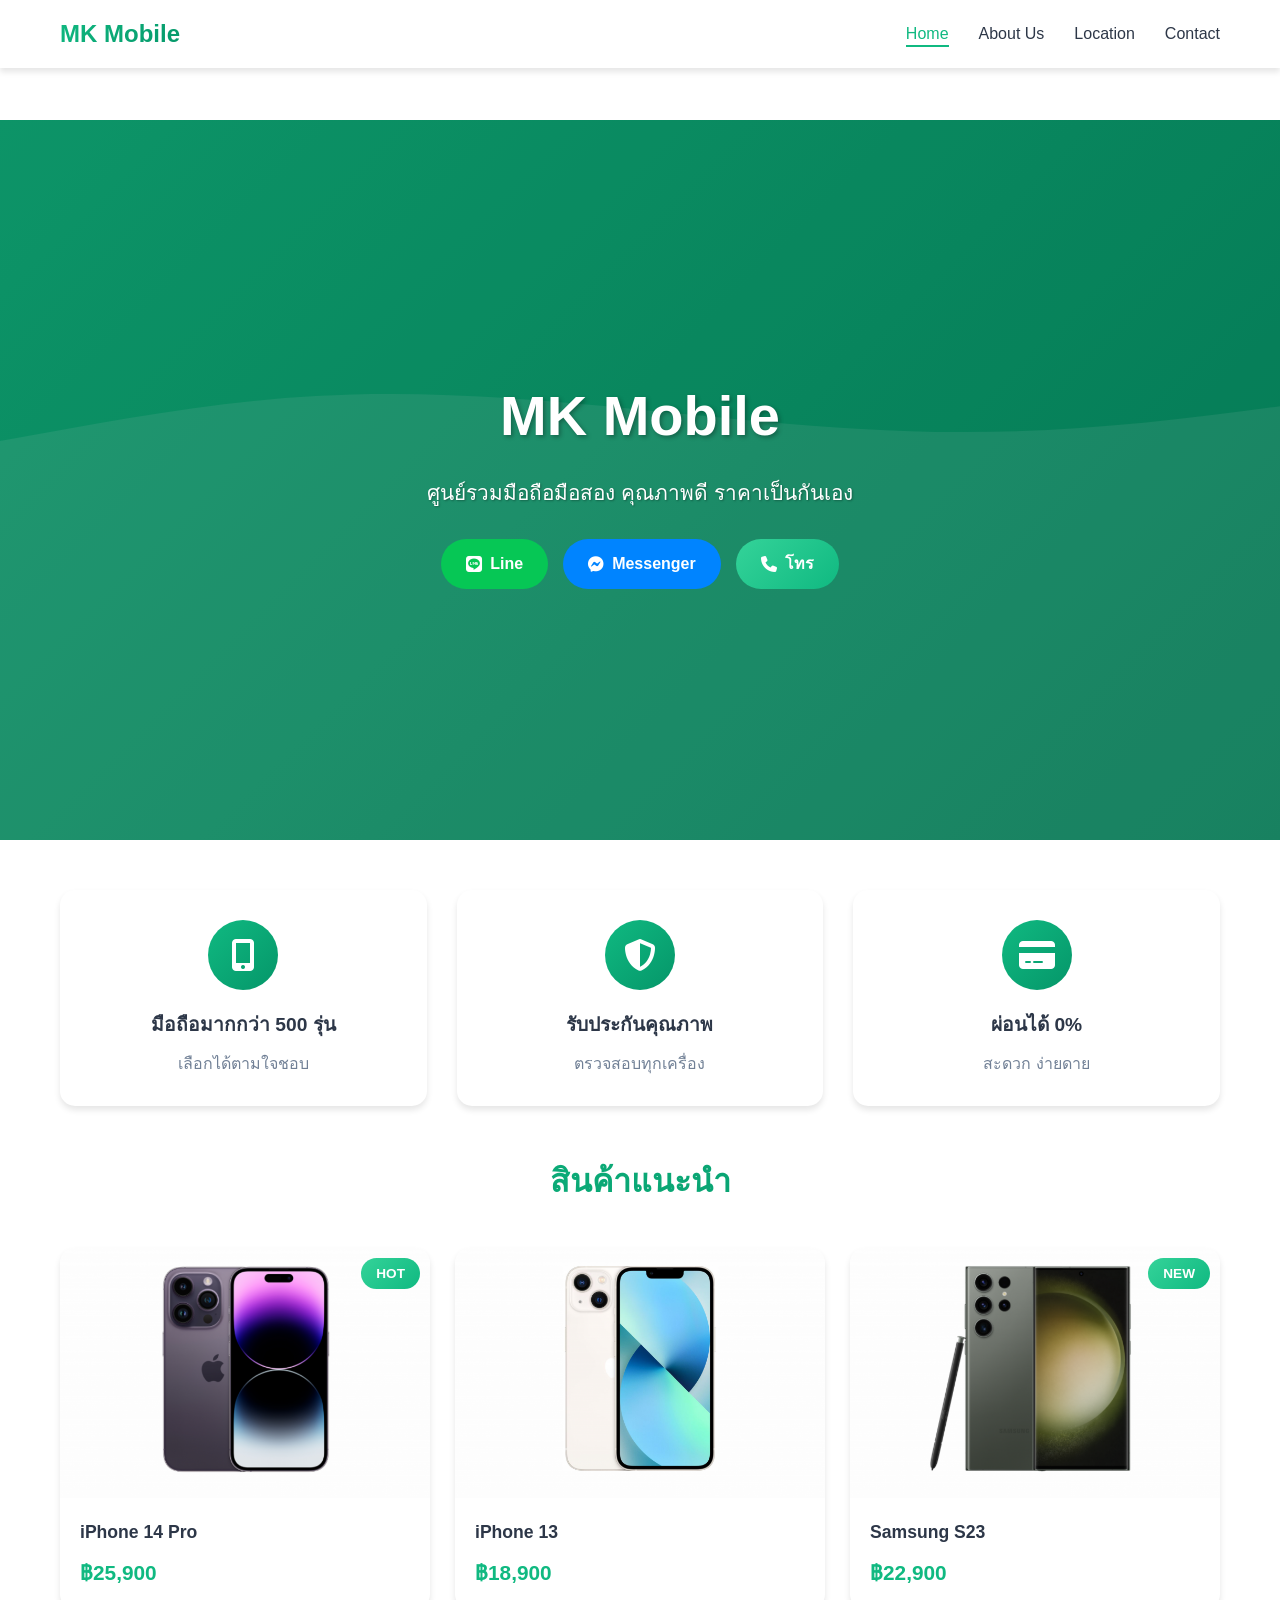
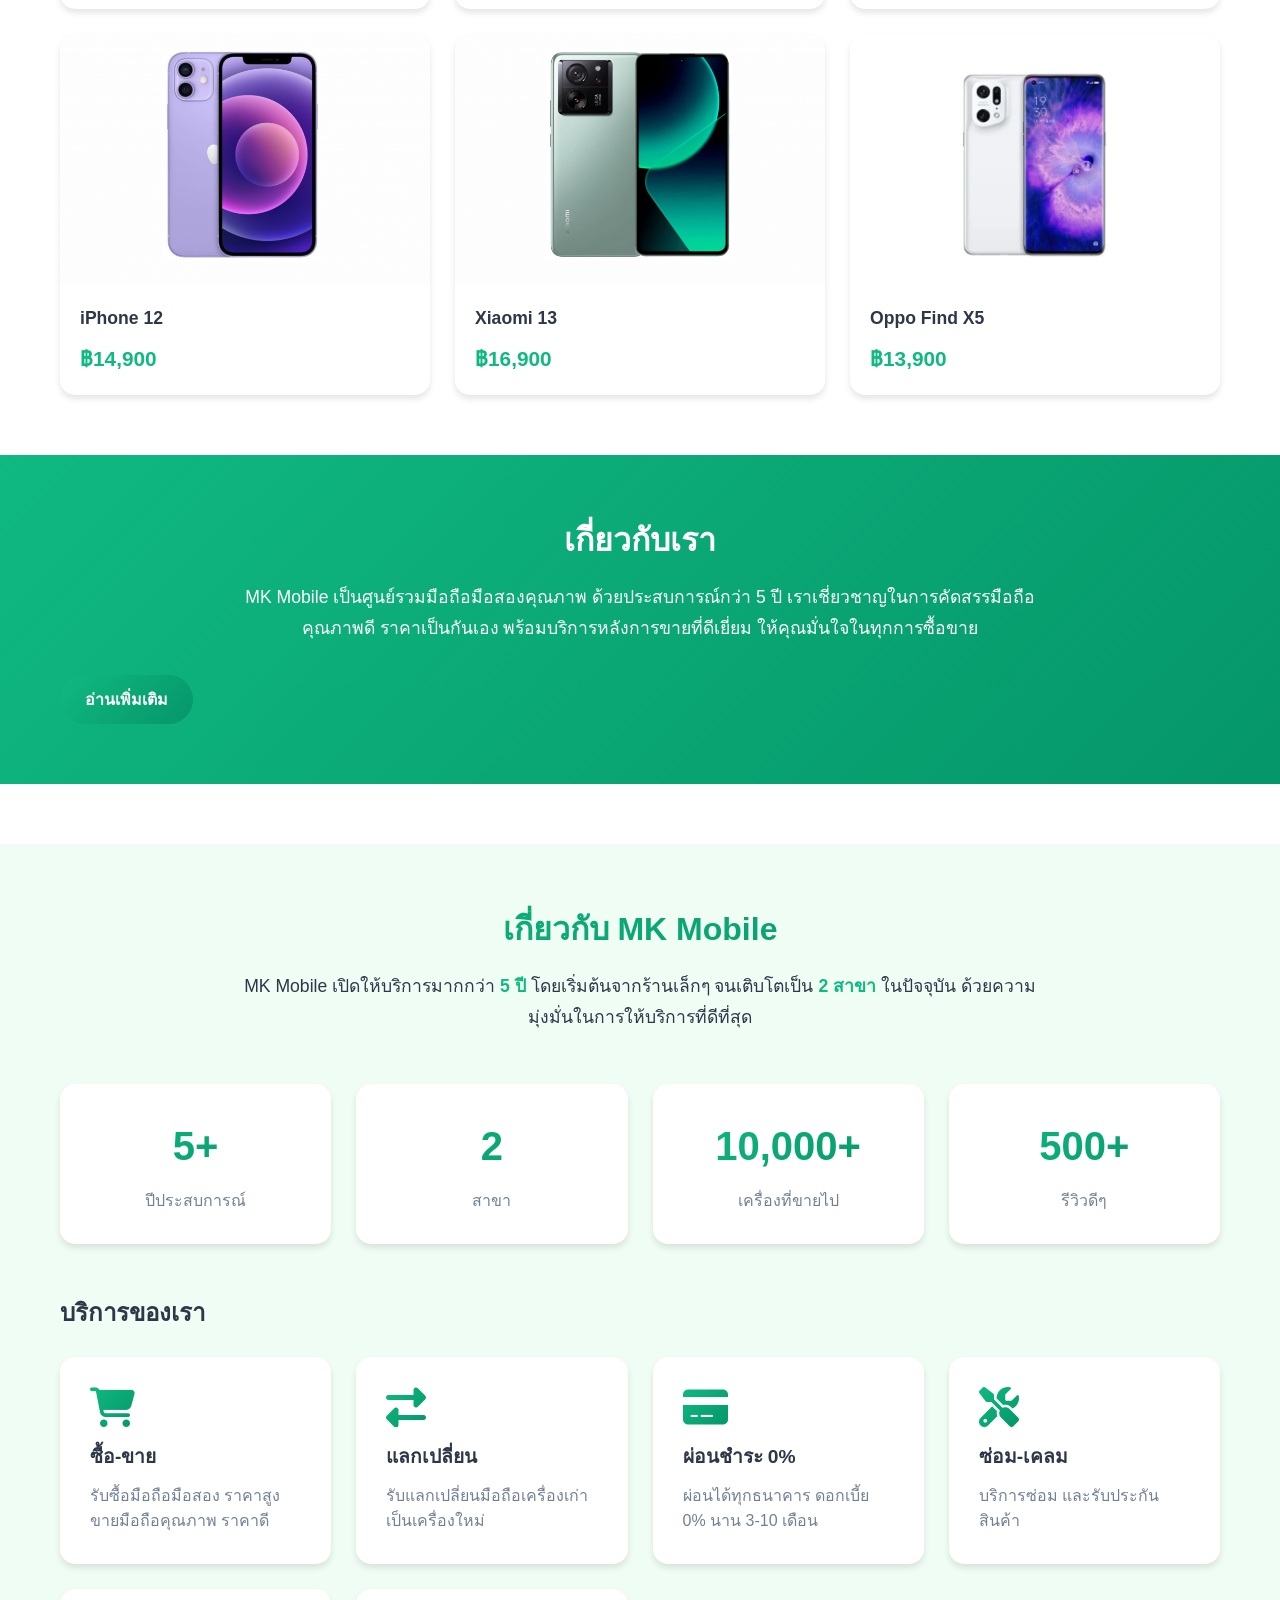
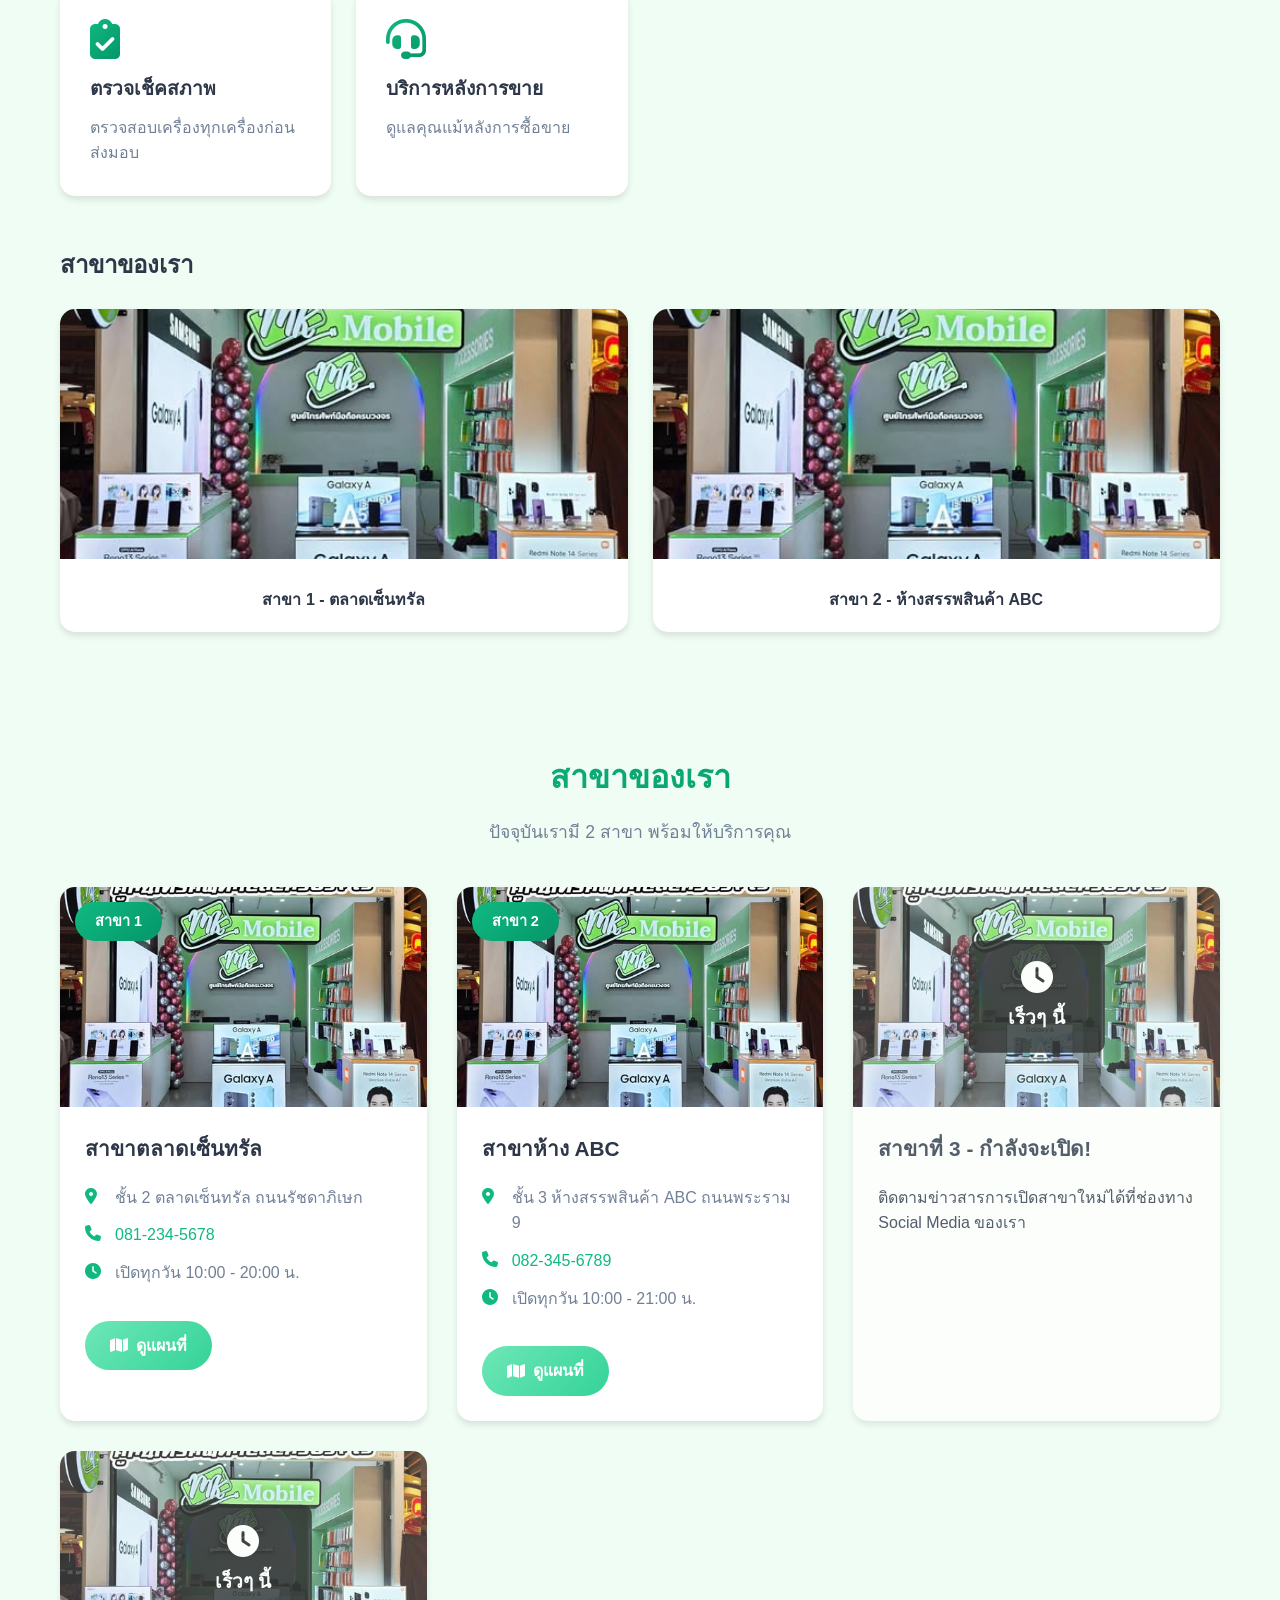
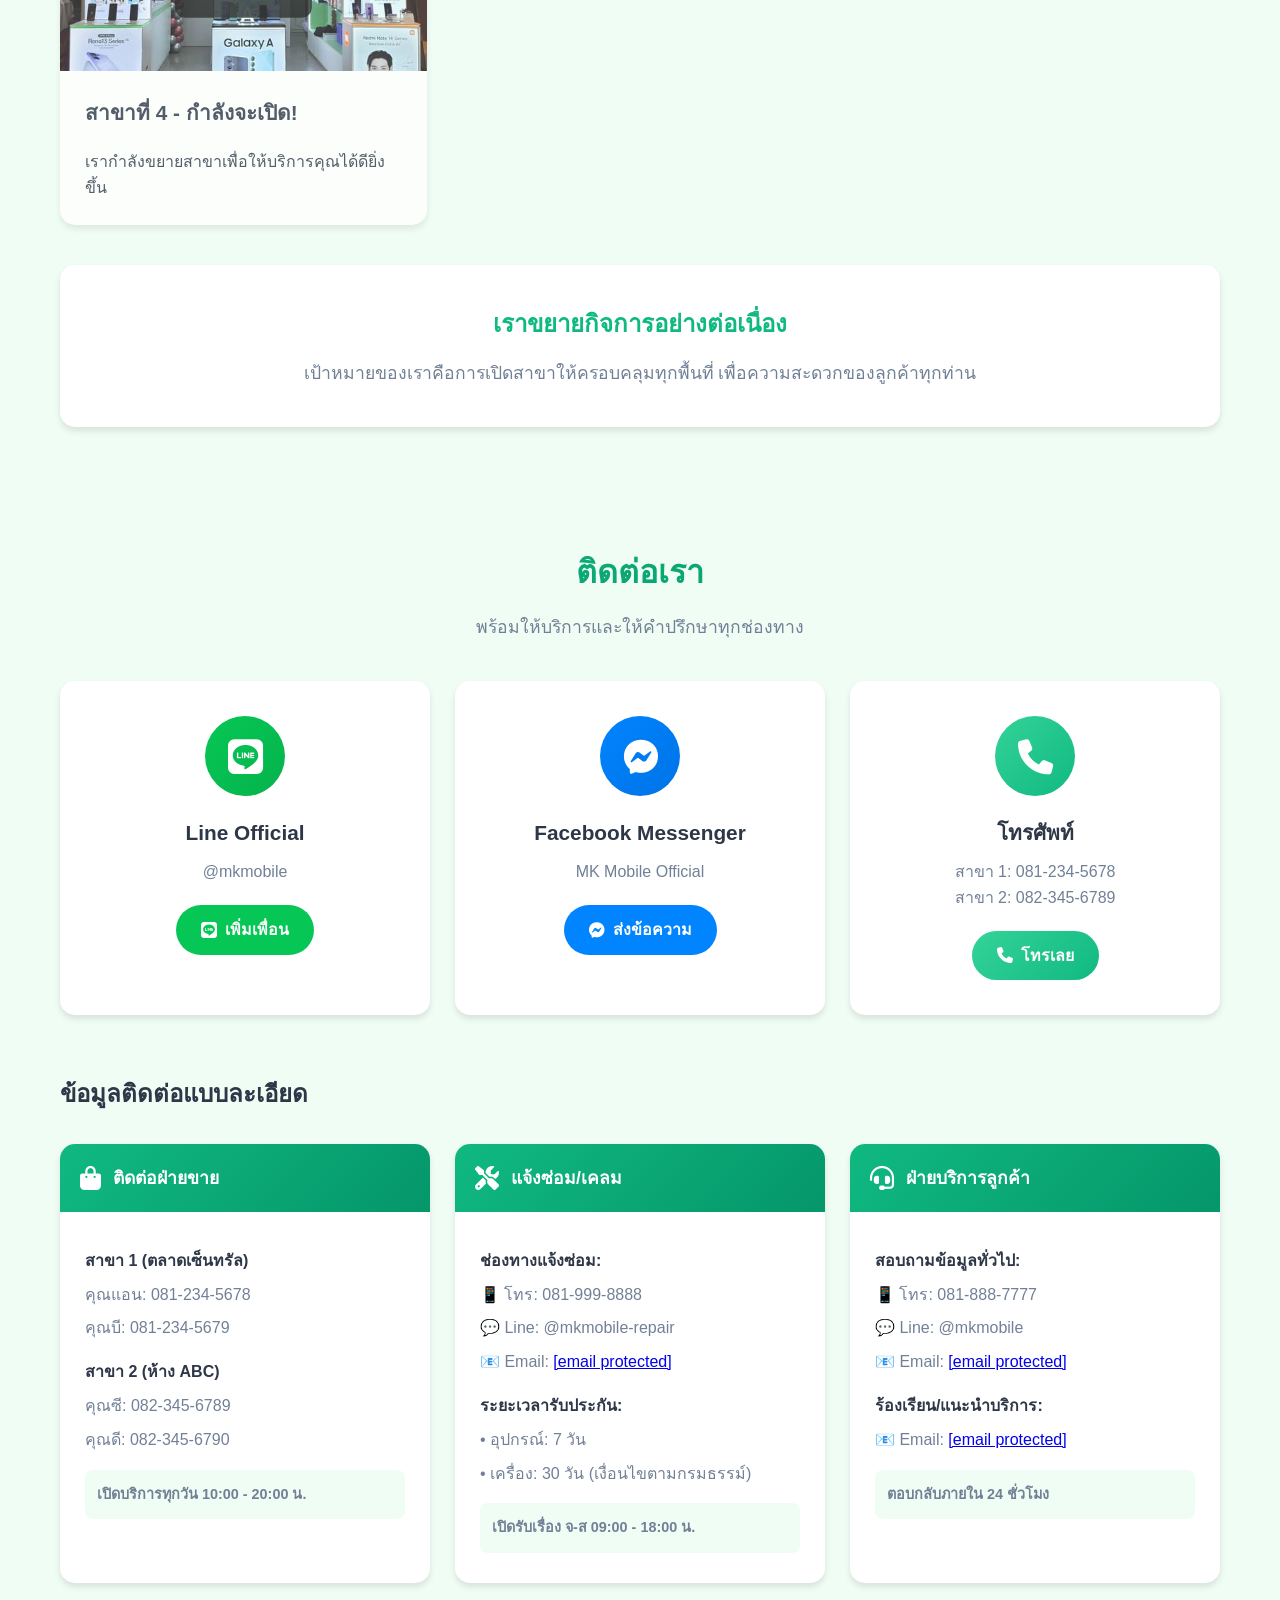
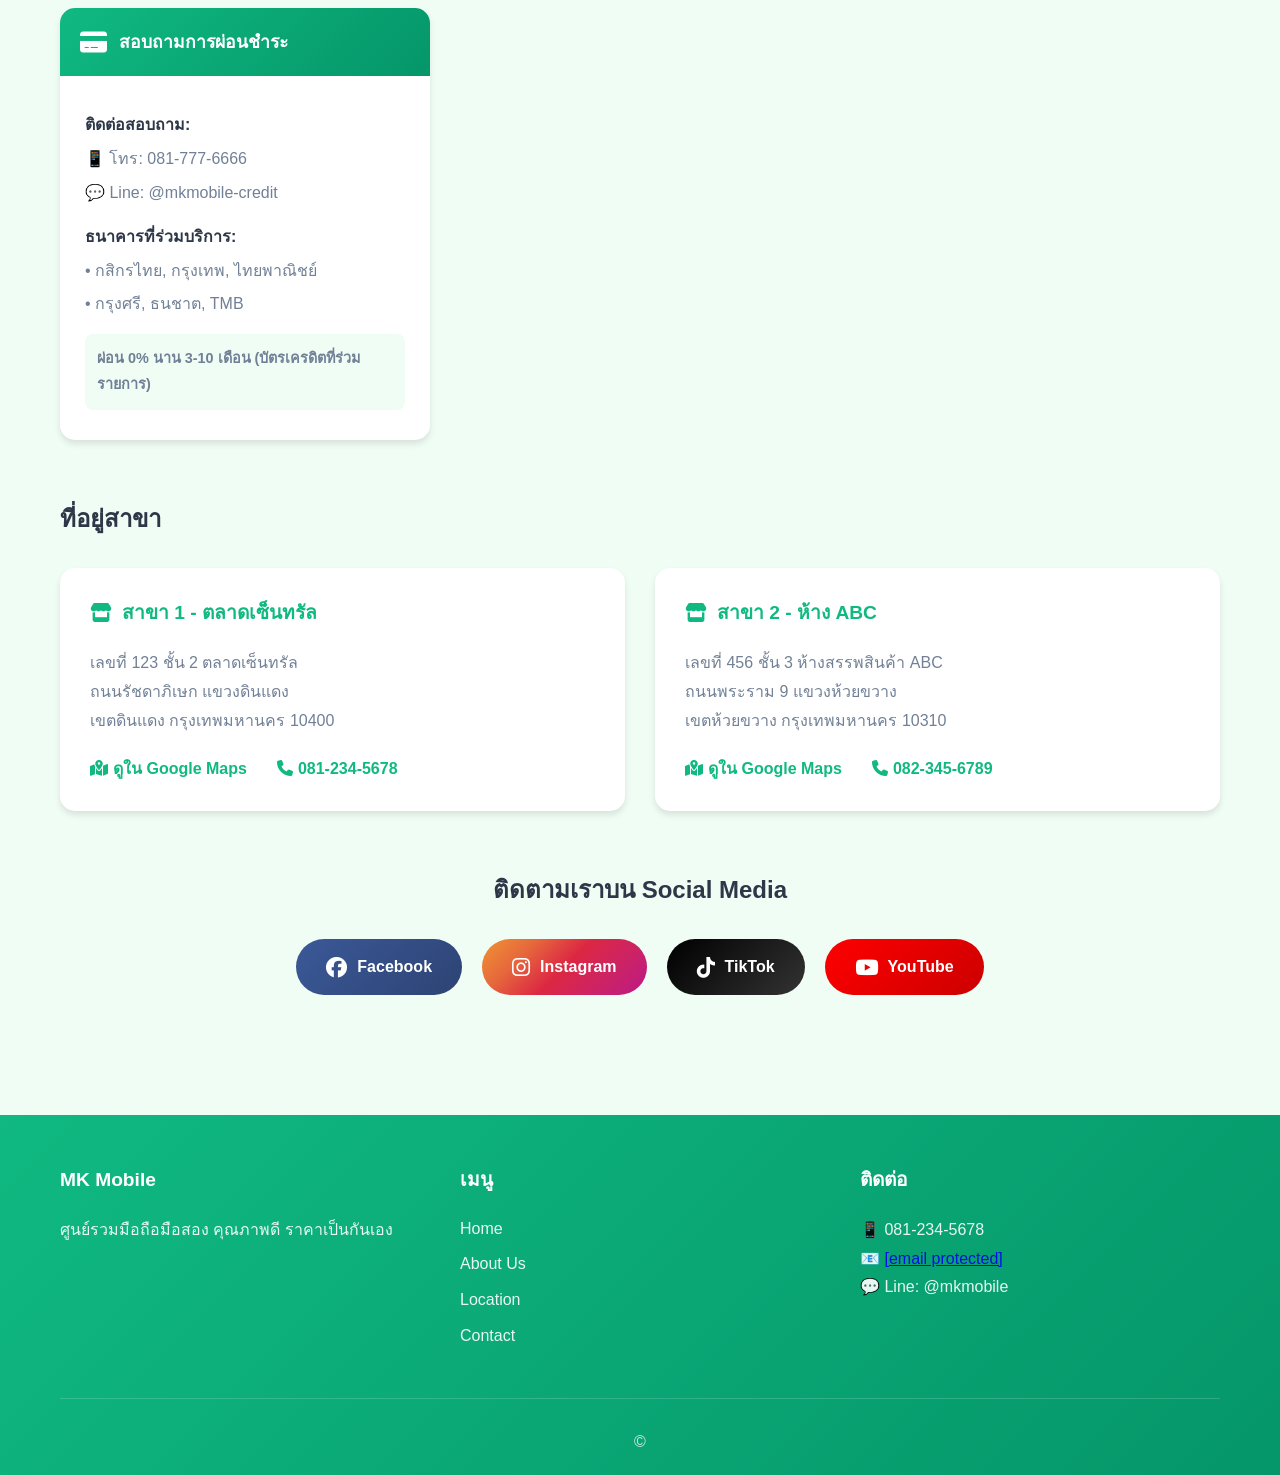
<file: mk-mobile.html>
<!doctype html>
<html lang="th">
  <head>
    <meta charset="UTF-8" />
    <meta name="viewport" content="width=device-width, initial-scale=1.0" />
    <title>MK Mobile - ศูนย์รวมมือถือมือสอง</title>
    <link rel="stylesheet" href="style.css" />
    <link
      rel="stylesheet"
      href="https://cdnjs.cloudflare.com/ajax/libs/font-awesome/6.4.0/css/all.min.css"
    />
  </head>
  <body>
    <!-- Navigation -->
    <nav class="navbar">
      <div class="nav-container">
        <div class="logo">MK Mobile</div>
        <button class="nav-toggle" id="navToggle">
          <span></span>
          <span></span>
          <span></span>
        </button>
        <ul class="nav-menu" id="navMenu">
          <li><a href="#home" class="nav-link active">Home</a></li>
          <li><a href="#about" class="nav-link">About Us</a></li>
          <li><a href="#location" class="nav-link">Location</a></li>
          <li><a href="#contact" class="nav-link">Contact</a></li>
        </ul>
      </div>
    </nav>

    <!-- Home Section -->
    <section id="home" class="section home-section">
      <!-- Hero Banner -->
      <div class="hero-banner">
        <div class="hero-overlay"></div>
        <div class="hero-content">
          <h1 class="hero-title">MK Mobile</h1>
          <p class="hero-subtitle">
            ศูนย์รวมมือถือมือสอง คุณภาพดี ราคาเป็นกันเอง
          </p>
          <div class="hero-buttons">
            <a
              href="https://line.me/ti/p/~yourid"
              class="btn btn-line"
              target="_blank"
            >
              <i class="fab fa-line"></i> Line
            </a>
            <a
              href="https://m.me/yourpage"
              class="btn btn-messenger"
              target="_blank"
            >
              <i class="fab fa-facebook-messenger"></i> Messenger
            </a>
            <a href="tel:0812345678" class="btn btn-phone">
              <i class="fas fa-phone"></i> โทร
            </a>
          </div>
        </div>
      </div>

      <!-- Store Highlights -->
      <div class="container">
        <div class="store-highlights">
          <div class="highlight-card">
            <div class="highlight-icon">
              <i class="fas fa-mobile-alt"></i>
            </div>
            <h3>มือถือมากกว่า 500 รุ่น</h3>
            <p>เลือกได้ตามใจชอบ</p>
          </div>
          <div class="highlight-card">
            <div class="highlight-icon">
              <i class="fas fa-shield-alt"></i>
            </div>
            <h3>รับประกันคุณภาพ</h3>
            <p>ตรวจสอบทุกเครื่อง</p>
          </div>
          <div class="highlight-card">
            <div class="highlight-icon">
              <i class="fas fa-credit-card"></i>
            </div>
            <h3>ผ่อนได้ 0%</h3>
            <p>สะดวก ง่ายดาย</p>
          </div>
        </div>
      </div>

      <!-- Products Showcase -->
      <div class="container">
        <h2 class="section-title">สินค้าแนะนำ</h2>
        <div class="products-grid">
          <div class="product-card">
            <div class="product-image">
              <img src="./img/14pro.png" alt="iPhone 14 Pro" />
              <span class="product-badge">HOT</span>
            </div>
            <div class="product-info">
              <h3>iPhone 14 Pro</h3>
              <p class="product-price">฿25,900</p>
            </div>
          </div>
          <div class="product-card">
            <div class="product-image">
              <img src="./img/iphone13.png" alt="iPhone 13" />
            </div>
            <div class="product-info">
              <h3>iPhone 13</h3>
              <p class="product-price">฿18,900</p>
            </div>
          </div>
          <div class="product-card">
            <div class="product-image">
              <img src="./img/s23.png" alt="Samsung S23" />
              <span class="product-badge">NEW</span>
            </div>
            <div class="product-info">
              <h3>Samsung S23</h3>
              <p class="product-price">฿22,900</p>
            </div>
          </div>
          <div class="product-card">
            <div class="product-image">
              <img src="./img/iphone12.png" alt="iPhone 12" />
            </div>
            <div class="product-info">
              <h3>iPhone 12</h3>
              <p class="product-price">฿14,900</p>
            </div>
          </div>
          <div class="product-card">
            <div class="product-image">
              <img src="./img/x13.png" alt="Xiaomi 13" />
            </div>
            <div class="product-info">
              <h3>Xiaomi 13</h3>
              <p class="product-price">฿16,900</p>
            </div>
          </div>
          <div class="product-card">
            <div class="product-image">
              <img src="./img/oppo.jpg" alt="Oppo Find X5" />
            </div>
            <div class="product-info">
              <h3>Oppo Find X5</h3>
              <p class="product-price">฿13,900</p>
            </div>
          </div>
        </div>
      </div>

      <!-- About Preview -->
      <div class="about-preview">
        <div class="container">
          <h2 class="section-title">เกี่ยวกับเรา</h2>
          <p class="about-preview-text">
            MK Mobile เป็นศูนย์รวมมือถือมือสองคุณภาพ ด้วยประสบการณ์กว่า 5 ปี
            เราเชี่ยวชาญในการคัดสรรมือถือคุณภาพดี ราคาเป็นกันเอง
            พร้อมบริการหลังการขายที่ดีเยี่ยม ให้คุณมั่นใจในทุกการซื้อขาย
          </p>
          <a href="#about" class="btn btn-primary">อ่านเพิ่มเติม</a>
        </div>
      </div>
    </section>

    <!-- About Us Section -->
    <section id="about" class="section about-section">
      <div class="container">
        <h2 class="section-title">เกี่ยวกับ MK Mobile</h2>

        <div class="about-intro">
          <p>
            MK Mobile เปิดให้บริการมากกว่า
            <strong>5 ปี</strong> โดยเริ่มต้นจากร้านเล็กๆ จนเติบโตเป็น
            <strong>2 สาขา</strong> ในปัจจุบัน
            ด้วยความมุ่งมั่นในการให้บริการที่ดีที่สุด
          </p>
        </div>

        <div class="stats-grid">
          <div class="stat-card">
            <div class="stat-number">5+</div>
            <div class="stat-label">ปีประสบการณ์</div>
          </div>
          <div class="stat-card">
            <div class="stat-number">2</div>
            <div class="stat-label">สาขา</div>
          </div>
          <div class="stat-card">
            <div class="stat-number">10,000+</div>
            <div class="stat-label">เครื่องที่ขายไป</div>
          </div>
          <div class="stat-card">
            <div class="stat-number">500+</div>
            <div class="stat-label">รีวิวดีๆ</div>
          </div>
        </div>

        <div class="services-section">
          <h3 class="subsection-title">บริการของเรา</h3>
          <div class="services-grid">
            <div class="service-card">
              <i class="fas fa-shopping-cart"></i>
              <h4>ซื้อ-ขาย</h4>
              <p>รับซื้อมือถือมือสอง ราคาสูง ขายมือถือคุณภาพ ราคาดี</p>
            </div>
            <div class="service-card">
              <i class="fas fa-exchange-alt"></i>
              <h4>แลกเปลี่ยน</h4>
              <p>รับแลกเปลี่ยนมือถือเครื่องเก่า เป็นเครื่องใหม่</p>
            </div>
            <div class="service-card">
              <i class="fas fa-credit-card"></i>
              <h4>ผ่อนชำระ 0%</h4>
              <p>ผ่อนได้ทุกธนาคาร ดอกเบี้ย 0% นาน 3-10 เดือน</p>
            </div>
            <div class="service-card">
              <i class="fas fa-tools"></i>
              <h4>ซ่อม-เคลม</h4>
              <p>บริการซ่อม และรับประกันสินค้า</p>
            </div>
            <div class="service-card">
              <i class="fas fa-clipboard-check"></i>
              <h4>ตรวจเช็คสภาพ</h4>
              <p>ตรวจสอบเครื่องทุกเครื่องก่อนส่งมอบ</p>
            </div>
            <div class="service-card">
              <i class="fas fa-headset"></i>
              <h4>บริการหลังการขาย</h4>
              <p>ดูแลคุณแม้หลังการซื้อขาย</p>
            </div>
          </div>
        </div>

        <div class="branch-preview">
          <h3 class="subsection-title">สาขาของเรา</h3>
          <div class="branch-images">
            <div class="branch-image-card">
              <img src="./img/shop1.jpg" alt="สาขา 1" />
              <p>สาขา 1 - ตลาดเซ็นทรัล</p>
            </div>
            <div class="branch-image-card">
              <img src="./img/shop1.jpg" alt="สาขา 2" />
              <p>สาขา 2 - ห้างสรรพสินค้า ABC</p>
            </div>
          </div>
        </div>
      </div>
    </section>

    <!-- Location Section -->
    <section id="location" class="section location-section">
      <div class="container">
        <h2 class="section-title">สาขาของเรา</h2>
        <p class="section-subtitle">ปัจจุบันเรามี 2 สาขา พร้อมให้บริการคุณ</p>

        <div class="locations-grid">
          <!-- Branch 1 -->
          <div class="location-card">
            <div class="location-image">
              <img src="./img/shop1.jpg" alt="สาขา 1" />
              <div class="location-badge">สาขา 1</div>
            </div>
            <div class="location-info">
              <h3>สาขาตลาดเซ็นทรัล</h3>
              <div class="location-details">
                <div class="detail-item">
                  <i class="fas fa-map-marker-alt"></i>
                  <span>ชั้น 2 ตลาดเซ็นทรัล ถนนรัชดาภิเษก</span>
                </div>
                <div class="detail-item">
                  <i class="fas fa-phone"></i>
                  <a href="tel:0812345678">081-234-5678</a>
                </div>
                <div class="detail-item">
                  <i class="fas fa-clock"></i>
                  <span>เปิดทุกวัน 10:00 - 20:00 น.</span>
                </div>
              </div>
              <a
                href="https://maps.google.com/?q=13.7563,100.5018"
                target="_blank"
                class="btn btn-map"
              >
                <i class="fas fa-map"></i> ดูแผนที่
              </a>
            </div>
          </div>

          <!-- Branch 2 -->
          <div class="location-card">
            <div class="location-image">
              <img src="./img/shop1.jpg" alt="สาขา 2" />
              <div class="location-badge">สาขา 2</div>
            </div>
            <div class="location-info">
              <h3>สาขาห้าง ABC</h3>
              <div class="location-details">
                <div class="detail-item">
                  <i class="fas fa-map-marker-alt"></i>
                  <span>ชั้น 3 ห้างสรรพสินค้า ABC ถนนพระราม 9</span>
                </div>
                <div class="detail-item">
                  <i class="fas fa-phone"></i>
                  <a href="tel:0823456789">082-345-6789</a>
                </div>
                <div class="detail-item">
                  <i class="fas fa-clock"></i>
                  <span>เปิดทุกวัน 10:00 - 21:00 น.</span>
                </div>
              </div>
              <a
                href="https://maps.google.com/?q=13.7563,100.5618"
                target="_blank"
                class="btn btn-map"
              >
                <i class="fas fa-map"></i> ดูแผนที่
              </a>
            </div>
          </div>

          <!-- Coming Soon Branches -->
          <div class="location-card coming-soon">
            <div class="location-image">
              <img src="./img/shop1.jpg" alt="สาขา 3" />
              <div class="coming-soon-badge">
                <i class="fas fa-clock"></i>
                <span>เร็วๆ นี้</span>
              </div>
            </div>
            <div class="location-info">
              <h3>สาขาที่ 3 - กำลังจะเปิด!</h3>
              <p>
                ติดตามข่าวสารการเปิดสาขาใหม่ได้ที่ช่องทาง Social Media ของเรา
              </p>
            </div>
          </div>

          <div class="location-card coming-soon">
            <div class="location-image">
              <img src="./img/shop1.jpg" alt="สาขา 4" />
              <div class="coming-soon-badge">
                <i class="fas fa-clock"></i>
                <span>เร็วๆ นี้</span>
              </div>
            </div>
            <div class="location-info">
              <h3>สาขาที่ 4 - กำลังจะเปิด!</h3>
              <p>เรากำลังขยายสาขาเพื่อให้บริการคุณได้ดียิ่งขึ้น</p>
            </div>
          </div>
        </div>

        <div class="expansion-info">
          <h3>เราขยายกิจการอย่างต่อเนื่อง</h3>
          <p>
            เป้าหมายของเราคือการเปิดสาขาให้ครอบคลุมทุกพื้นที่
            เพื่อความสะดวกของลูกค้าทุกท่าน
          </p>
        </div>
      </div>
    </section>

    <!-- Contact Section -->
    <section id="contact" class="section contact-section">
      <div class="container">
        <h2 class="section-title">ติดต่อเรา</h2>
        <p class="section-subtitle">พร้อมให้บริการและให้คำปรึกษาทุกช่องทาง</p>

        <!-- Main Contact Methods -->
        <div class="contact-methods">
          <div class="contact-card">
            <div class="contact-icon line-color">
              <i class="fab fa-line"></i>
            </div>
            <h3>Line Official</h3>
            <p>@mkmobile</p>
            <a
              href="https://line.me/ti/p/~yourid"
              target="_blank"
              class="btn btn-line"
            >
              <i class="fab fa-line"></i> เพิ่มเพื่อน
            </a>
          </div>

          <div class="contact-card">
            <div class="contact-icon messenger-color">
              <i class="fab fa-facebook-messenger"></i>
            </div>
            <h3>Facebook Messenger</h3>
            <p>MK Mobile Official</p>
            <a
              href="https://m.me/yourpage"
              target="_blank"
              class="btn btn-messenger"
            >
              <i class="fab fa-facebook-messenger"></i> ส่งข้อความ
            </a>
          </div>

          <div class="contact-card">
            <div class="contact-icon phone-color">
              <i class="fas fa-phone"></i>
            </div>
            <h3>โทรศัพท์</h3>
            <p>สาขา 1: 081-234-5678<br />สาขา 2: 082-345-6789</p>
            <a href="tel:0812345678" class="btn btn-phone">
              <i class="fas fa-phone"></i> โทรเลย
            </a>
          </div>
        </div>

        <!-- Detailed Contact Info -->
        <div class="contact-details-section">
          <h3 class="subsection-title">ข้อมูลติดต่อแบบละเอียด</h3>

          <div class="contact-info-grid">
            <!-- Sales Contact -->
            <div class="info-card">
              <div class="info-header">
                <i class="fas fa-shopping-bag"></i>
                <h4>ติดต่อฝ่ายขาย</h4>
              </div>
              <div class="info-content">
                <p><strong>สาขา 1 (ตลาดเซ็นทรัล)</strong></p>
                <p>คุณแอน: 081-234-5678</p>
                <p>คุณบี: 081-234-5679</p>
                <p class="mt-2"><strong>สาขา 2 (ห้าง ABC)</strong></p>
                <p>คุณซี: 082-345-6789</p>
                <p>คุณดี: 082-345-6790</p>
                <p class="info-note">เปิดบริการทุกวัน 10:00 - 20:00 น.</p>
              </div>
            </div>

            <!-- Repair Service -->
            <div class="info-card">
              <div class="info-header">
                <i class="fas fa-tools"></i>
                <h4>แจ้งซ่อม/เคลม</h4>
              </div>
              <div class="info-content">
                <p><strong>ช่องทางแจ้งซ่อม:</strong></p>
                <p>📱 โทร: 081-999-8888</p>
                <p>💬 Line: @mkmobile-repair</p>
                <p>
                  📧 Email:
                  <a
                    href="/cdn-cgi/l/email-protection"
                    class="__cf_email__"
                    data-cfemail="2f5d4a5f4e465d6f424442404d46434a014c4042"
                    >[email&#160;protected]</a
                  >
                </p>
                <p class="mt-2"><strong>ระยะเวลารับประกัน:</strong></p>
                <p>• อุปกรณ์: 7 วัน</p>
                <p>• เครื่อง: 30 วัน (เงื่อนไขตามกรมธรรม์)</p>
                <p class="info-note">เปิดรับเรื่อง จ-ส 09:00 - 18:00 น.</p>
              </div>
            </div>

            <!-- Customer Service -->
            <div class="info-card">
              <div class="info-header">
                <i class="fas fa-headset"></i>
                <h4>ฝ่ายบริการลูกค้า</h4>
              </div>
              <div class="info-content">
                <p><strong>สอบถามข้อมูลทั่วไป:</strong></p>
                <p>📱 โทร: 081-888-7777</p>
                <p>💬 Line: @mkmobile</p>
                <p>
                  📧 Email:
                  <a
                    href="/cdn-cgi/l/email-protection"
                    class="__cf_email__"
                    data-cfemail="83eaede5ecc3eee8eeece1eaefe6ade0ecee"
                    >[email&#160;protected]</a
                  >
                </p>
                <p class="mt-2"><strong>ร้องเรียน/แนะนำบริการ:</strong></p>
                <p>
                  📧 Email:
                  <a
                    href="/cdn-cgi/l/email-protection"
                    class="__cf_email__"
                    data-cfemail="6c0a0909080e0d0f072c010701030e050009420f0301"
                    >[email&#160;protected]</a
                  >
                </p>
                <p class="info-note">ตอบกลับภายใน 24 ชั่วโมง</p>
              </div>
            </div>

            <!-- Installment Info -->
            <div class="info-card">
              <div class="info-header">
                <i class="fas fa-credit-card"></i>
                <h4>สอบถามการผ่อนชำระ</h4>
              </div>
              <div class="info-content">
                <p><strong>ติดต่อสอบถาม:</strong></p>
                <p>📱 โทร: 081-777-6666</p>
                <p>💬 Line: @mkmobile-credit</p>
                <p class="mt-2"><strong>ธนาคารที่ร่วมบริการ:</strong></p>
                <p>• กสิกรไทย, กรุงเทพ, ไทยพาณิชย์</p>
                <p>• กรุงศรี, ธนชาต, TMB</p>
                <p class="info-note">
                  ผ่อน 0% นาน 3-10 เดือน (บัตรเครดิตที่ร่วมรายการ)
                </p>
              </div>
            </div>
          </div>
        </div>

        <!-- Physical Address -->
        <div class="address-section">
          <h3 class="subsection-title">ที่อยู่สาขา</h3>
          <div class="address-grid">
            <div class="address-card">
              <h4><i class="fas fa-store"></i> สาขา 1 - ตลาดเซ็นทรัล</h4>
              <p class="address-text">
                เลขที่ 123 ชั้น 2 ตลาดเซ็นทรัล<br />
                ถนนรัชดาภิเษก แขวงดินแดง<br />
                เขตดินแดง กรุงเทพมหานคร 10400
              </p>
              <div class="address-links">
                <a
                  href="https://maps.google.com/?q=13.7563,100.5018"
                  target="_blank"
                  class="btn-link"
                >
                  <i class="fas fa-map-marked-alt"></i> ดูใน Google Maps
                </a>
                <a href="tel:0812345678" class="btn-link">
                  <i class="fas fa-phone"></i> 081-234-5678
                </a>
              </div>
            </div>

            <div class="address-card">
              <h4><i class="fas fa-store"></i> สาขา 2 - ห้าง ABC</h4>
              <p class="address-text">
                เลขที่ 456 ชั้น 3 ห้างสรรพสินค้า ABC<br />
                ถนนพระราม 9 แขวงห้วยขวาง<br />
                เขตห้วยขวาง กรุงเทพมหานคร 10310
              </p>
              <div class="address-links">
                <a
                  href="https://maps.google.com/?q=13.7563,100.5618"
                  target="_blank"
                  class="btn-link"
                >
                  <i class="fas fa-map-marked-alt"></i> ดูใน Google Maps
                </a>
                <a href="tel:0823456789" class="btn-link">
                  <i class="fas fa-phone"></i> 082-345-6789
                </a>
              </div>
            </div>
          </div>
        </div>

        <!-- Social Media -->
        <div class="social-section">
          <h3 class="subsection-title">ติดตามเราบน Social Media</h3>
          <div class="social-links">
            <a href="#" class="social-btn facebook">
              <i class="fab fa-facebook"></i>
              <span>Facebook</span>
            </a>
            <a href="#" class="social-btn instagram">
              <i class="fab fa-instagram"></i>
              <span>Instagram</span>
            </a>
            <a href="#" class="social-btn tiktok">
              <i class="fab fa-tiktok"></i>
              <span>TikTok</span>
            </a>
            <a href="#" class="social-btn youtube">
              <i class="fab fa-youtube"></i>
              <span>YouTube</span>
            </a>
          </div>
        </div>
      </div>
    </section>

    <!-- Footer -->
    <footer class="footer">
      <div class="container">
        <div class="footer-content">
          <div class="footer-section">
            <h4>MK Mobile</h4>
            <p>ศูนย์รวมมือถือมือสอง คุณภาพดี ราคาเป็นกันเอง</p>
          </div>
          <div class="footer-section">
            <h4>เมนู</h4>
            <ul>
              <li><a href="#home">Home</a></li>
              <li><a href="#about">About Us</a></li>
              <li><a href="#location">Location</a></li>
              <li><a href="#contact">Contact</a></li>
            </ul>
          </div>
          <div class="footer-section">
            <h4>ติดต่อ</h4>
            <p>📱 081-234-5678</p>
            <p>
              📧
              <a
                href="/cdn-cgi/l/email-protection"
                class="__cf_email__"
                data-cfemail="e980878f86a9848284868b80858cc78a8684"
                >[email&#160;protected]</a
              >
            </p>
            <p>💬 Line: @mkmobile</p>
          </div>
        </div>
        <div class="footer-bottom">
          <p>&copy</p>
        </div>
      </div>
    </footer>
  </body>
</html>
</file>
<file: style.css>
/* Reset and Base Styles */
* {
    margin: 0;
    padding: 0;
    box-sizing: border-box;
}

:root {
    --primary-color: #10b981;
    --secondary-color: #34d399;
    --accent-color: #059669;
    --text-dark: #2d3748;
    --text-light: #718096;
    --bg-light: #f0fdf4;
    --white: #ffffff;
    --shadow: 0 4px 6px rgba(0, 0, 0, 0.1);
    --shadow-lg: 0 10px 25px rgba(0, 0, 0, 0.15);
    --gradient-1: linear-gradient(135deg, #10b981 0%, #059669 100%);
    --gradient-2: linear-gradient(135deg, #34d399 0%, #10b981 100%);
    --gradient-3: linear-gradient(135deg, #6ee7b7 0%, #34d399 100%);
}

body {
    font-family: 'Segoe UI', Tahoma, Geneva, Verdana, sans-serif;
    line-height: 1.6;
    color: var(--text-dark);
    overflow-x: hidden;
}

html {
    scroll-behavior: smooth;
}

.container {
    max-width: 1200px;
    margin: 0 auto;
    padding: 0 20px;
}

.section {
    padding: 60px 0;
}

.section-title {
    font-size: 2rem;
    font-weight: 700;
    text-align: center;
    margin-bottom: 15px;
    background: var(--gradient-1);
    -webkit-background-clip: text;
    -webkit-text-fill-color: transparent;
    background-clip: text;
}

.section-subtitle {
    text-align: center;
    color: var(--text-light);
    margin-bottom: 40px;
    font-size: 1.1rem;
}

.subsection-title {
    font-size: 1.5rem;
    font-weight: 600;
    margin: 40px 0 25px;
    color: var(--text-dark);
}

/* Navigation */
.navbar {
    position: fixed;
    top: 0;
    left: 0;
    right: 0;
    background: var(--white);
    box-shadow: var(--shadow);
    z-index: 1000;
}

.nav-container {
    max-width: 1200px;
    margin: 0 auto;
    padding: 15px 20px;
    display: flex;
    justify-content: space-between;
    align-items: center;
}

.logo {
    font-size: 1.5rem;
    font-weight: 700;
    background: var(--gradient-1);
    -webkit-background-clip: text;
    -webkit-text-fill-color: transparent;
    background-clip: text;
    display: flex;
    align-items: center;
    gap: 10px;
}

.logo-img {
    width: 40px;
    height: 40px;
    border-radius: 50%;
    object-fit: cover;
}

.logo span {
    background: var(--gradient-1);
    -webkit-background-clip: text;
    -webkit-text-fill-color: transparent;
    background-clip: text;
}

.nav-menu {
    display: flex;
    list-style: none;
    gap: 30px;
}

.nav-link {
    text-decoration: none;
    color: var(--text-dark);
    font-weight: 500;
    transition: color 0.3s;
    position: relative;
}

.nav-link::after {
    content: '';
    position: absolute;
    bottom: -5px;
    left: 0;
    width: 0;
    height: 2px;
    background: var(--primary-color);
    transition: width 0.3s;
}

.nav-link:hover,
.nav-link.active {
    color: var(--primary-color);
}

.nav-link:hover::after,
.nav-link.active::after {
    width: 100%;
}

.nav-toggle {
    display: none;
    flex-direction: column;
    gap: 5px;
    background: none;
    border: none;
    cursor: pointer;
}

.nav-toggle span {
    width: 25px;
    height: 3px;
    background: var(--text-dark);
    border-radius: 3px;
    transition: 0.3s;
}

/* Hero Section */
.hero-banner {
    position: relative;
    height: 80vh;
    min-height: 600px;
    background: var(--gradient-1);
    background-size: cover;
    background-position: center;
    background-repeat: no-repeat;
    display: flex;
    align-items: center;
    justify-content: center;
    margin-top: 60px;
    overflow: hidden;
}

.profile-container {
    margin-bottom: 20px;
}

.profile-image {
    width: 150px;
    height: 150px;
    border-radius: 50%;
    border: 5px solid var(--white);
    box-shadow: 0 10px 30px rgba(0, 0, 0, 0.3);
    object-fit: cover;
    animation: fadeInUp 0.8s ease-out;
}

.hero-banner::before {
    content: '';
    position: absolute;
    top: 0;
    left: 0;
    right: 0;
    bottom: 0;
    background: url('data:image/svg+xml,<svg xmlns="http://www.w3.org/2000/svg" viewBox="0 0 1440 320"><path fill="rgba(255,255,255,0.1)" d="M0,96L48,112C96,128,192,160,288,160C384,160,480,128,576,122.7C672,117,768,139,864,138.7C960,139,1056,117,1152,106.7C1248,96,1344,96,1392,96L1440,96L1440,320L1392,320C1344,320,1248,320,1152,320C1056,320,960,320,864,320C768,320,672,320,576,320C480,320,384,320,288,320C192,320,96,320,48,320L0,320Z"></path></svg>');
    background-size: cover;
    background-position: bottom;
}

.hero-overlay {
    position: absolute;
    top: 0;
    left: 0;
    right: 0;
    bottom: 0;
    background: rgba(0, 0, 0, 0.2);
}

.hero-content {
    position: relative;
    z-index: 1;
    text-align: center;
    color: var(--white);
    padding: 20px;
}

.hero-title {
    font-size: 3.5rem;
    font-weight: 800;
    margin-bottom: 15px;
    text-shadow: 2px 2px 4px rgba(0, 0, 0, 0.3);
    animation: fadeInUp 0.8s ease-out;
}

.hero-subtitle {
    font-size: 1.3rem;
    margin-bottom: 30px;
    text-shadow: 1px 1px 2px rgba(0, 0, 0, 0.3);
    animation: fadeInUp 0.8s ease-out 0.2s backwards;
}

.hero-buttons {
    display: flex;
    gap: 15px;
    justify-content: center;
    flex-wrap: wrap;
    animation: fadeInUp 0.8s ease-out 0.4s backwards;
}

@keyframes fadeInUp {
    from {
        opacity: 0;
        transform: translateY(30px);
    }
    to {
        opacity: 1;
        transform: translateY(0);
    }
}

/* Buttons */
.btn {
    display: inline-flex;
    align-items: center;
    gap: 8px;
    padding: 12px 25px;
    border-radius: 25px;
    text-decoration: none;
    font-weight: 600;
    transition: all 0.3s;
    border: none;
    cursor: pointer;
    font-size: 1rem;
}

.btn-primary {
    background: var(--gradient-1);
    color: var(--white);
}

.btn-primary:hover {
    transform: translateY(-2px);
    box-shadow: var(--shadow-lg);
}

.btn-line {
    background: #06c755;
    color: var(--white);
}

.btn-line:hover {
    background: #05b34c;
    transform: translateY(-2px);
}

.btn-messenger {
    background: #0084ff;
    color: var(--white);
}

.btn-messenger:hover {
    background: #0073e6;
    transform: translateY(-2px);
}

.btn-phone {
    background: var(--gradient-2);
    color: var(--white);
}

.btn-phone:hover {
    transform: translateY(-2px);
    box-shadow: var(--shadow-lg);
}

.btn-map {
    background: var(--gradient-3);
    color: var(--white);
    margin-top: 15px;
}

.btn-map:hover {
    transform: translateY(-2px);
    box-shadow: var(--shadow-lg);
}

.btn-link {
    color: var(--primary-color);
    text-decoration: none;
    font-weight: 600;
    display: inline-flex;
    align-items: center;
    gap: 5px;
    margin-right: 15px;
    transition: color 0.3s;
}

.btn-link:hover {
    color: var(--secondary-color);
}

/* Store Highlights */
.store-highlights {
    display: grid;
    grid-template-columns: repeat(auto-fit, minmax(250px, 1fr));
    gap: 30px;
    margin: 50px 0;
}

.highlight-card {
    background: var(--white);
    padding: 30px;
    border-radius: 15px;
    text-align: center;
    box-shadow: var(--shadow);
    transition: transform 0.3s, box-shadow 0.3s;
}

.highlight-card:hover {
    transform: translateY(-5px);
    box-shadow: var(--shadow-lg);
}

.highlight-icon {
    width: 70px;
    height: 70px;
    background: var(--gradient-1);
    border-radius: 50%;
    display: flex;
    align-items: center;
    justify-content: center;
    margin: 0 auto 20px;
}

.highlight-icon i {
    font-size: 2rem;
    color: var(--white);
}

.highlight-card h3 {
    font-size: 1.2rem;
    margin-bottom: 10px;
    color: var(--text-dark);
}

.highlight-card p {
    color: var(--text-light);
}

/* Products Grid */
.products-grid {
    display: grid;
    grid-template-columns: repeat(auto-fill, minmax(280px, 1fr));
    gap: 25px;
    margin: 40px 0;
}

/* Video Grid */
.video-grid {
    display: grid;
    grid-template-columns: repeat(auto-fit, minmax(267px, 1fr));
    gap: 30px;
    margin: 40px 0;
    justify-items: center;
}

.video-card {
    background: var(--white);
    border-radius: 15px;
    overflow: hidden;
    box-shadow: var(--shadow);
    transition: transform 0.3s, box-shadow 0.3s;
}

.video-card:hover {
    transform: translateY(-5px);
    box-shadow: var(--shadow-lg);
}

.video-card iframe {
    display: block;
    max-width: 100%;
    border-radius: 15px;
}

.product-card {
    background: var(--white);
    border-radius: 15px;
    overflow: hidden;
    box-shadow: var(--shadow);
    transition: transform 0.3s, box-shadow 0.3s;
}

.product-card:hover {
    transform: translateY(-5px);
    box-shadow: var(--shadow-lg);
}

.product-image {
    position: relative;
    overflow: hidden;
    height: 250px;
}

.product-image img {
    width: 100%;
    height: 100%;
    object-fit: cover;
    transition: transform 0.3s;
}

.product-card:hover .product-image img {
    transform: scale(1.1);
}

.product-badge {
    position: absolute;
    top: 10px;
    right: 10px;
    background: var(--gradient-2);
    color: var(--white);
    padding: 5px 15px;
    border-radius: 20px;
    font-size: 0.85rem;
    font-weight: 600;
}

.product-info {
    padding: 20px;
}

.product-info h3 {
    font-size: 1.1rem;
    margin-bottom: 10px;
    color: var(--text-dark);
}

.product-price {
    font-size: 1.3rem;
    font-weight: 700;
    color: var(--primary-color);
}

/* About Preview */
.about-preview {
    background: var(--gradient-1);
    color: var(--white);
    padding: 60px 0;
    margin-top: 60px;
}

.about-preview .section-title {
    color: var(--white);
    -webkit-text-fill-color: var(--white);
}

.about-preview-text {
    max-width: 800px;
    margin: 0 auto 30px;
    text-align: center;
    font-size: 1.1rem;
    line-height: 1.8;
}

/* About Section */
.about-section {
    background: var(--bg-light);
}

.about-intro {
    max-width: 800px;
    margin: 0 auto 50px;
    text-align: center;
    font-size: 1.1rem;
    line-height: 1.8;
    color: var(--text-dark);
}

.about-intro strong {
    color: var(--primary-color);
    font-weight: 700;
}

/* Stats Grid */
.stats-grid {
    display: grid;
    grid-template-columns: repeat(auto-fit, minmax(200px, 1fr));
    gap: 25px;
    margin: 40px 0;
}

.stat-card {
    background: var(--white);
    padding: 30px;
    border-radius: 15px;
    text-align: center;
    box-shadow: var(--shadow);
}

.stat-number {
    font-size: 2.5rem;
    font-weight: 800;
    background: var(--gradient-1);
    -webkit-background-clip: text;
    -webkit-text-fill-color: transparent;
    background-clip: text;
    margin-bottom: 10px;
}

.stat-label {
    font-size: 1rem;
    color: var(--text-light);
}

/* Services Grid */
.services-section {
    margin: 50px 0;
}

.services-grid {
    display: grid;
    grid-template-columns: repeat(auto-fit, minmax(250px, 1fr));
    gap: 25px;
}

.service-card {
    background: var(--white);
    padding: 30px;
    border-radius: 15px;
    box-shadow: var(--shadow);
    transition: transform 0.3s;
}

.service-card:hover {
    transform: translateY(-5px);
}

.service-card i {
    font-size: 2.5rem;
    background: var(--gradient-1);
    -webkit-background-clip: text;
    -webkit-text-fill-color: transparent;
    background-clip: text;
    margin-bottom: 15px;
}

.service-card h4 {
    font-size: 1.2rem;
    margin-bottom: 10px;
    color: var(--text-dark);
}

.service-card p {
    color: var(--text-light);
    line-height: 1.6;
}

/* Branch Preview */
.branch-preview {
    margin-top: 50px;
}

.branch-images {
    display: grid;
    grid-template-columns: repeat(auto-fit, minmax(300px, 1fr));
    gap: 25px;
}

.branch-image-card {
    background: var(--white);
    border-radius: 15px;
    overflow: hidden;
    box-shadow: var(--shadow);
}

.branch-image-card img {
    width: 100%;
    height: 250px;
    object-fit: cover;
}

.branch-image-card p {
    padding: 20px;
    text-align: center;
    font-weight: 600;
    color: var(--text-dark);
}

/* Location Section */
.location-section {
    background: var(--bg-light);
}

.locations-grid {
    display: grid;
    grid-template-columns: repeat(auto-fit, minmax(350px, 1fr));
    gap: 30px;
    margin: 40px 0;
}

.location-card {
    background: var(--white);
    border-radius: 15px;
    overflow: hidden;
    box-shadow: var(--shadow);
    transition: transform 0.3s;
}

.location-card:hover {
    transform: translateY(-5px);
}

.location-image {
    position: relative;
    height: 220px;
    overflow: hidden;
}

.location-image img {
    width: 100%;
    height: 100%;
    object-fit: cover;
}

.location-badge {
    position: absolute;
    top: 15px;
    left: 15px;
    background: var(--gradient-1);
    color: var(--white);
    padding: 8px 20px;
    border-radius: 20px;
    font-weight: 600;
    font-size: 0.9rem;
}

.location-info {
    padding: 25px;
}

.location-info h3 {
    font-size: 1.3rem;
    margin-bottom: 20px;
    color: var(--text-dark);
}

.location-details {
    margin-bottom: 20px;
}

.detail-item {
    display: flex;
    align-items: flex-start;
    gap: 10px;
    margin-bottom: 12px;
    color: var(--text-light);
}

.detail-item i {
    color: var(--primary-color);
    margin-top: 3px;
    min-width: 20px;
}

.detail-item a {
    color: var(--primary-color);
    text-decoration: none;
}

.detail-item a:hover {
    text-decoration: underline;
}

/* Coming Soon Card */
.location-card.coming-soon {
    opacity: 0.8;
}

.coming-soon-badge {
    position: absolute;
    top: 50%;
    left: 50%;
    transform: translate(-50%, -50%);
    background: rgba(0, 0, 0, 0.8);
    color: var(--white);
    padding: 20px 40px;
    border-radius: 10px;
    text-align: center;
}

.coming-soon-badge i {
    font-size: 2rem;
    margin-bottom: 10px;
    display: block;
}

.coming-soon-badge span {
    font-size: 1.2rem;
    font-weight: 600;
}

.expansion-info {
    background: var(--white);
    padding: 40px;
    border-radius: 15px;
    text-align: center;
    margin-top: 40px;
    box-shadow: var(--shadow);
}

.expansion-info h3 {
    font-size: 1.5rem;
    margin-bottom: 15px;
    color: var(--primary-color);
}

.expansion-info p {
    color: var(--text-light);
    font-size: 1.1rem;
}

/* Contact Section */
.contact-section {
    background: var(--bg-light);
}

.contact-methods {
    display: grid;
    grid-template-columns: repeat(auto-fit, minmax(280px, 1fr));
    gap: 25px;
    margin: 40px 0;
}

.contact-card {
    background: var(--white);
    padding: 35px;
    border-radius: 15px;
    text-align: center;
    box-shadow: var(--shadow);
    transition: transform 0.3s;
}

.contact-card:hover {
    transform: translateY(-5px);
}

.contact-icon {
    width: 80px;
    height: 80px;
    border-radius: 50%;
    display: flex;
    align-items: center;
    justify-content: center;
    margin: 0 auto 20px;
}

.contact-icon.line-color {
    background: linear-gradient(135deg, #06c755 0%, #05b34c 100%);
}

.contact-icon.messenger-color {
    background: linear-gradient(135deg, #0084ff 0%, #0073e6 100%);
}

.contact-icon.phone-color {
    background: var(--gradient-2);
}

.contact-icon i {
    font-size: 2.2rem;
    color: var(--white);
}

.contact-card h3 {
    font-size: 1.3rem;
    margin-bottom: 10px;
    color: var(--text-dark);
}

.contact-card p {
    color: var(--text-light);
    margin-bottom: 20px;
}

/* Contact Details */
.contact-details-section {
    margin: 60px 0;
}

.contact-info-grid {
    display: grid;
    grid-template-columns: repeat(auto-fit, minmax(300px, 1fr));
    gap: 25px;
    margin-top: 30px;
}

.info-card {
    background: var(--white);
    border-radius: 15px;
    overflow: hidden;
    box-shadow: var(--shadow);
}

.info-header {
    background: var(--gradient-1);
    color: var(--white);
    padding: 20px;
    display: flex;
    align-items: center;
    gap: 12px;
}

.info-header i {
    font-size: 1.5rem;
}

.info-header h4 {
    font-size: 1.1rem;
    font-weight: 600;
}

.info-content {
    padding: 25px;
    line-height: 1.8;
}

.info-content strong {
    color: var(--text-dark);
    display: block;
    margin-top: 10px;
}

.info-content p {
    color: var(--text-light);
    margin-bottom: 5px;
}

.mt-2 {
    margin-top: 15px;
}

.info-note {
    margin-top: 15px;
    padding: 12px;
    background: var(--bg-light);
    border-radius: 8px;
    font-size: 0.9rem;
    color: var(--primary-color);
    font-weight: 600;
}

/* Address Section */
.address-section {
    margin: 60px 0;
}

.address-grid {
    display: grid;
    grid-template-columns: repeat(auto-fit, minmax(350px, 1fr));
    gap: 30px;
    margin-top: 30px;
}

.address-card {
    background: var(--white);
    padding: 30px;
    border-radius: 15px;
    box-shadow: var(--shadow);
}

.address-card h4 {
    font-size: 1.2rem;
    margin-bottom: 20px;
    color: var(--primary-color);
    display: flex;
    align-items: center;
    gap: 10px;
}

.address-text {
    color: var(--text-light);
    line-height: 1.8;
    margin-bottom: 20px;
}

.address-links {
    display: flex;
    flex-wrap: wrap;
    gap: 15px;
}

/* Social Media */
.social-section {
    margin: 60px 0;
    text-align: center;
}

.social-links {
    display: flex;
    justify-content: center;
    flex-wrap: wrap;
    gap: 20px;
    margin-top: 30px;
}

.social-btn {
    display: flex;
    align-items: center;
    gap: 10px;
    padding: 15px 30px;
    border-radius: 30px;
    text-decoration: none;
    color: var(--white);
    font-weight: 600;
    transition: transform 0.3s;
}

.social-btn:hover {
    transform: translateY(-3px);
}

.social-btn.facebook {
    background: linear-gradient(135deg, #3b5998 0%, #2d4373 100%);
}

.social-btn.instagram {
    background: linear-gradient(135deg, #f09433 0%, #e6683c 25%, #dc2743 50%, #cc2366 75%, #bc1888 100%);
}

.social-btn.tiktok {
    background: linear-gradient(135deg, #000000 0%, #333333 100%);
}

.social-btn.youtube {
    background: linear-gradient(135deg, #ff0000 0%, #cc0000 100%);
}

.social-btn.line {
    background: linear-gradient(135deg, #06c755 0%, #05b34c 100%);
}

.social-btn i {
    font-size: 1.3rem;
}

/* Footer */
.footer {
    background: var(--gradient-1);
    color: var(--white);
    padding: 50px 0 20px;
}

.footer-content {
    display: grid;
    grid-template-columns: repeat(auto-fit, minmax(250px, 1fr));
    gap: 40px;
    margin-bottom: 40px;
}

.footer-section h4 {
    font-size: 1.2rem;
    margin-bottom: 20px;
}

.footer-section p {
    line-height: 1.8;
    opacity: 0.9;
}

.footer-section ul {
    list-style: none;
}

.footer-section ul li {
    margin-bottom: 10px;
}

.footer-section ul li a {
    color: var(--white);
    text-decoration: none;
    opacity: 0.9;
    transition: opacity 0.3s;
}

.footer-section ul li a:hover {
    opacity: 1;
}

.footer-bottom {
    text-align: center;
    padding-top: 30px;
    border-top: 1px solid rgba(255, 255, 255, 0.2);
    opacity: 0.8;
}

.footer-social {
    display: flex;
    gap: 15px;
    margin-top: 10px;
}

.footer-social a {
    color: var(--white);
    font-size: 1.5rem;
    transition: transform 0.3s, opacity 0.3s;
    opacity: 0.9;
}

.footer-social a:hover {
    transform: scale(1.2);
    opacity: 1;
}

/* Floating Action Buttons */
.floating-actions {
    position: fixed;
    bottom: 30px;
    right: 30px;
    display: flex;
    flex-direction: column;
    gap: 15px;
    z-index: 999;
}

.fab-btn {
    width: 60px;
    height: 60px;
    border-radius: 50%;
    display: flex;
    align-items: center;
    justify-content: center;
    color: var(--white);
    text-decoration: none;
    box-shadow: var(--shadow-lg);
    transition: transform 0.3s;
}

.fab-btn:hover {
    transform: scale(1.1);
}

.fab-line {
    background: #06c755;
}

.fab-phone {
    background: var(--gradient-2);
}

.fab-btn i {
    font-size: 1.5rem;
}

/* Responsive Design */
@media (max-width: 768px) {
    .nav-toggle {
        display: flex;
    }

    .nav-menu {
        position: absolute;
        top: 100%;
        left: 0;
        right: 0;
        flex-direction: column;
        background: var(--white);
        padding: 20px;
        gap: 15px;
        box-shadow: var(--shadow);
        display: none;
    }

    .nav-menu.active {
        display: flex;
    }

    .hero-title {
        font-size: 2.5rem;
    }

    .hero-subtitle {
        font-size: 1.1rem;
    }

    .section-title {
        font-size: 1.7rem;
    }

    .products-grid {
        grid-template-columns: repeat(auto-fill, minmax(250px, 1fr));
    }

    .locations-grid,
    .contact-methods,
    .contact-info-grid,
    .address-grid {
        grid-template-columns: 1fr;
    }

    .floating-actions {
        bottom: 20px;
        right: 20px;
    }

    .fab-btn {
        width: 55px;
        height: 55px;
    }
}

@media (max-width: 480px) {
    .hero-title {
        font-size: 2rem;
    }

    .hero-buttons {
        flex-direction: column;
        width: 100%;
        max-width: 300px;
        margin: 0 auto;
    }

    .btn {
        width: 100%;
        justify-content: center;
    }

    .products-grid {
        grid-template-columns: 1fr;
    }

    .store-highlights {
        grid-template-columns: 1fr;
    }
}

/* Smooth scrolling offset for fixed navbar */
section {
    scroll-margin-top: 80px;
}
</file>
